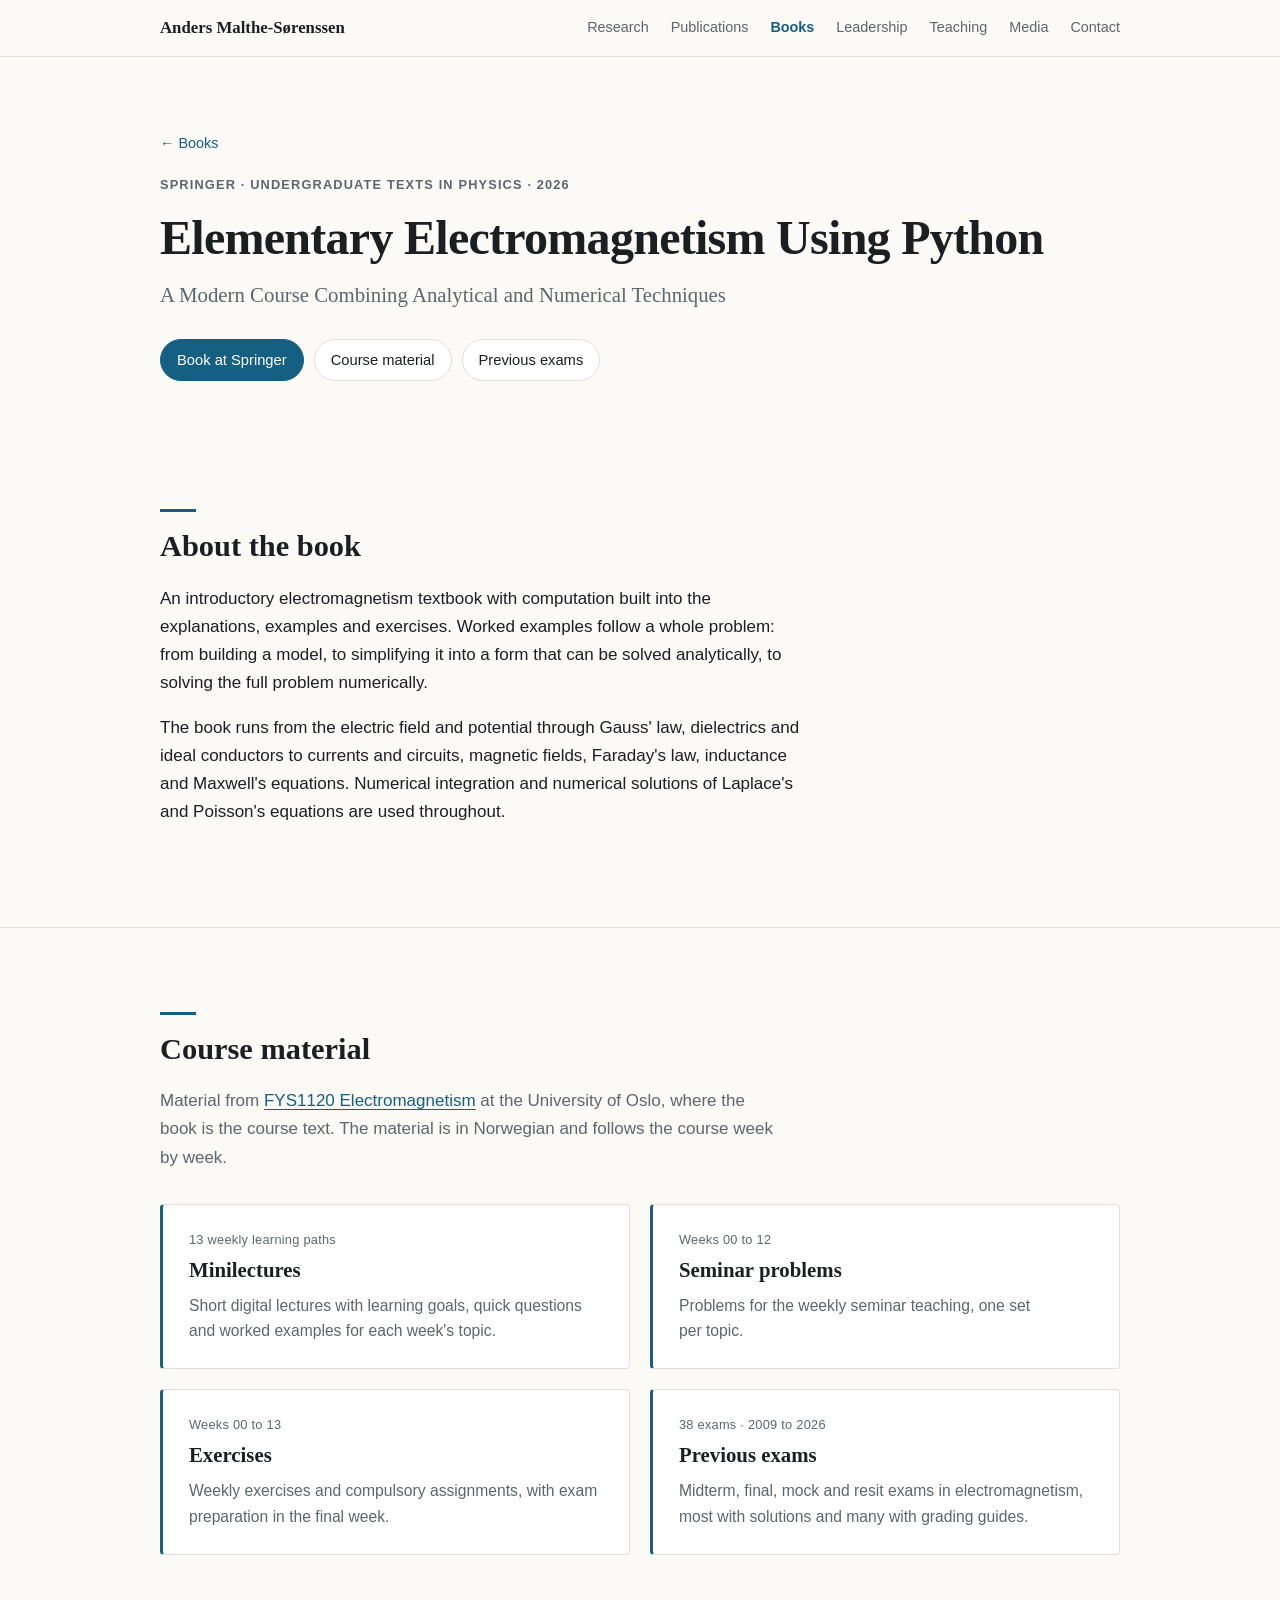
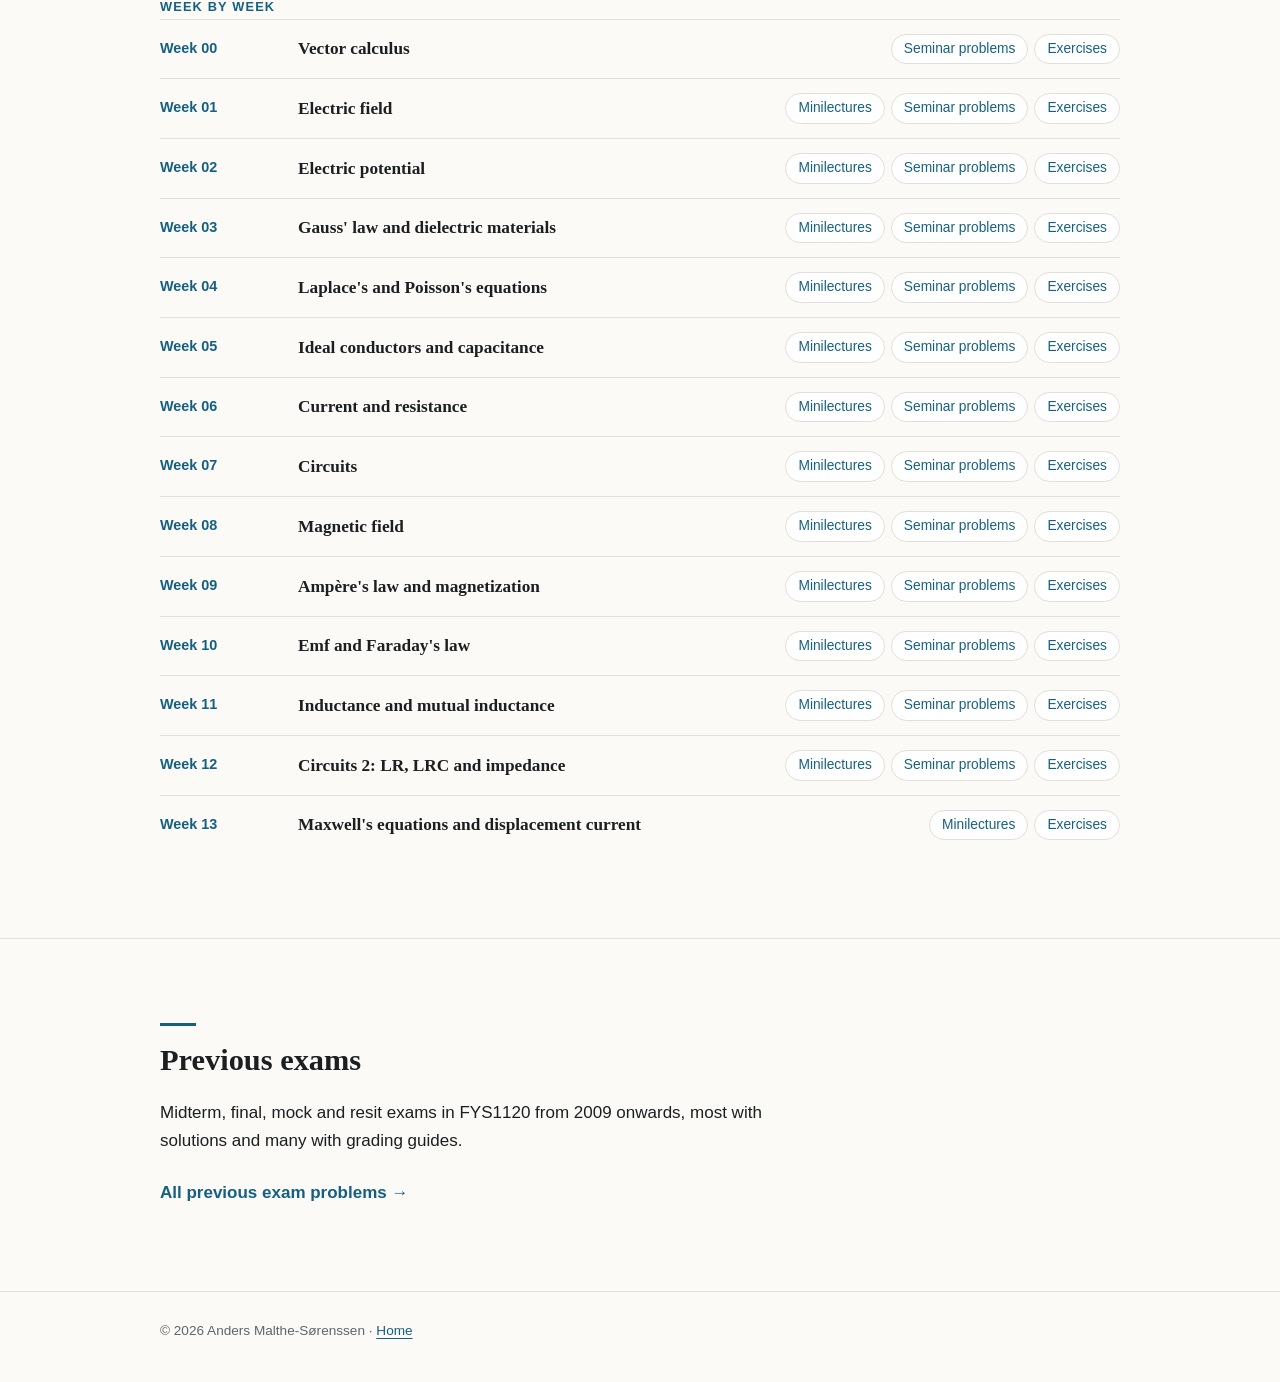
<file: electromagnetism-book.html>
<!doctype html>
<html lang="en">
<head>
<meta charset="utf-8">
<meta name="viewport" content="width=device-width, initial-scale=1">
<title>Elementary Electromagnetism Using Python — Anders Malthe-Sørenssen</title>
<meta name="description" content="Elementary Electromagnetism Using Python by Anders Malthe-Sørenssen: minilectures, seminar problems, exercises and previous exams from FYS1120 at the University of Oslo.">
<link rel="stylesheet" href="style.css">
</head>
<body>

<a class="skip" href="#main">Skip to content</a>

<header class="site-header">
  <div class="wrap bar">
    <a class="brand" href="index.html">Anders Malthe-Sørenssen</a>
    <nav aria-label="Sections">
      <a href="index.html#research">Research</a>
      <a href="index.html#publications">Publications</a>
      <a href="index.html#books" aria-current="page">Books</a>
      <a href="index.html#leadership">Leadership</a>
      <a href="index.html#teaching">Teaching</a>
      <a href="media.html">Media</a>
      <a href="index.html#contact">Contact</a>
    </nav>
  </div>
</header>

<main id="main">

<div class="wrap page-head">
  <a class="back" href="index.html#books">← Books</a>
  <p class="eyebrow">Springer · Undergraduate Texts in Physics · 2026</p>
  <h1>Elementary Electromagnetism Using Python</h1>
  <p class="subtitle">A Modern Course Combining Analytical and Numerical Techniques</p>
  <ul class="links">
    <li><a href="https://link.springer.com/book/10.1007/978-3-032-19876-1">Book at Springer</a></li>
    <li><a href="#course">Course material</a></li>
    <li><a href="fys1120-exams.html">Previous exams</a></li>
  </ul>
</div>

<section id="about">
  <div class="wrap">
    <h2>About the book</h2>
    <p>
      An introductory electromagnetism textbook with computation built into the
      explanations, examples and exercises. Worked examples follow a whole problem: from
      building a model, to simplifying it into a form that can be solved analytically, to
      solving the full problem numerically.
    </p>
    <p>
      The book runs from the electric field and potential through Gauss' law,
      dielectrics and ideal conductors to currents and circuits, magnetic fields,
      Faraday's law, inductance and Maxwell's equations. Numerical integration and
      numerical solutions of Laplace's and Poisson's equations are used throughout.
    </p>
  </div>
</section>

<section id="course">
  <div class="wrap">
    <h2>Course material</h2>
    <p class="section-intro">
      Material from <a href="https://www.uio.no/studier/emner/matnat/fys/FYS1120/">FYS1120 Electromagnetism</a>
      at the University of Oslo, where the book is the course text. The material is in
      Norwegian and follows the course week by week.
    </p>
    <div class="books pairs">
      <article>
        <p class="book-meta">13 weekly learning paths</p>
        <h3><a href="https://www.uio.no/studier/emner/matnat/fys/FYS1120/h26/digitale-forelesninger.html">Minilectures</a></h3>
        <p>Short digital lectures with learning goals, quick questions and worked examples for each week's topic.</p>
      </article>
      <article>
        <p class="book-meta">Weeks 00 to 12</p>
        <h3><a href="https://www.uio.no/studier/emner/matnat/fys/FYS1120/h26/seminaroppgaver.html">Seminar problems</a></h3>
        <p>Problems for the weekly seminar teaching, one set per topic.</p>
      </article>
      <article>
        <p class="book-meta">Weeks 00 to 13</p>
        <h3><a href="https://malthent.github.io/electromagnetism/learningmaterial/exercises.html">Exercises</a></h3>
        <p>Weekly exercises and compulsory assignments, with exam preparation in the final week.</p>
      </article>
      <article>
        <p class="book-meta">38 exams · 2009 to 2026</p>
        <h3><a href="fys1120-exams.html">Previous exams</a></h3>
        <p>Midterm, final, mock and resit exams in electromagnetism, most with solutions and many with grading guides.</p>
      </article>
    </div>

    <h3 class="pub-group">Week by week</h3>
    <ul class="mentions weeks">
      <li>
        <span class="when">Week 00</span>
        <div class="item">
          <span class="week-topic">Vector calculus</span>
          <span class="pills"><a class="pill" href="https://malthent.github.io/electromagnetism/learningmaterial/seminar-00.html">Seminar problems</a> <a class="pill" href="https://malthent.github.io/electromagnetism/learningmaterial/._exercises001.html">Exercises</a></span>
        </div>
      </li>
      <li>
        <span class="when">Week 01</span>
        <div class="item">
          <span class="week-topic">Electric field</span>
          <span class="pills"><a class="pill" href="https://malthent.github.io/electromagnetism/learningmaterial/learningpath-01.html">Minilectures</a> <a class="pill" href="https://malthent.github.io/electromagnetism/learningmaterial/seminar-01.html">Seminar problems</a> <a class="pill" href="https://malthent.github.io/electromagnetism/learningmaterial/._exercises002.html">Exercises</a></span>
        </div>
      </li>
      <li>
        <span class="when">Week 02</span>
        <div class="item">
          <span class="week-topic">Electric potential</span>
          <span class="pills"><a class="pill" href="https://malthent.github.io/electromagnetism/learningmaterial/learningpath-02.html">Minilectures</a> <a class="pill" href="https://malthent.github.io/electromagnetism/learningmaterial/seminar-02.html">Seminar problems</a> <a class="pill" href="https://malthent.github.io/electromagnetism/learningmaterial/._exercises003.html">Exercises</a></span>
        </div>
      </li>
      <li>
        <span class="when">Week 03</span>
        <div class="item">
          <span class="week-topic">Gauss&#x27; law and dielectric materials</span>
          <span class="pills"><a class="pill" href="https://malthent.github.io/electromagnetism/learningmaterial/learningpath-03.html">Minilectures</a> <a class="pill" href="https://malthent.github.io/electromagnetism/learningmaterial/seminar-03.html">Seminar problems</a> <a class="pill" href="https://malthent.github.io/electromagnetism/learningmaterial/._exercises004.html">Exercises</a></span>
        </div>
      </li>
      <li>
        <span class="when">Week 04</span>
        <div class="item">
          <span class="week-topic">Laplace&#x27;s and Poisson&#x27;s equations</span>
          <span class="pills"><a class="pill" href="https://malthent.github.io/electromagnetism/learningmaterial/learningpath-04.html">Minilectures</a> <a class="pill" href="https://malthent.github.io/electromagnetism/learningmaterial/seminar-04.html">Seminar problems</a> <a class="pill" href="https://malthent.github.io/electromagnetism/learningmaterial/._exercises005.html">Exercises</a></span>
        </div>
      </li>
      <li>
        <span class="when">Week 05</span>
        <div class="item">
          <span class="week-topic">Ideal conductors and capacitance</span>
          <span class="pills"><a class="pill" href="https://malthent.github.io/electromagnetism/learningmaterial/learningpath-05.html">Minilectures</a> <a class="pill" href="https://malthent.github.io/electromagnetism/learningmaterial/seminar-05.html">Seminar problems</a> <a class="pill" href="https://malthent.github.io/electromagnetism/learningmaterial/._exercises006.html">Exercises</a></span>
        </div>
      </li>
      <li>
        <span class="when">Week 06</span>
        <div class="item">
          <span class="week-topic">Current and resistance</span>
          <span class="pills"><a class="pill" href="https://malthent.github.io/electromagnetism/learningmaterial/learningpath-06.html">Minilectures</a> <a class="pill" href="https://malthent.github.io/electromagnetism/learningmaterial/seminar-06.html">Seminar problems</a> <a class="pill" href="https://malthent.github.io/electromagnetism/learningmaterial/._exercises007.html">Exercises</a></span>
        </div>
      </li>
      <li>
        <span class="when">Week 07</span>
        <div class="item">
          <span class="week-topic">Circuits</span>
          <span class="pills"><a class="pill" href="https://malthent.github.io/electromagnetism/learningmaterial/learningpath-07.html">Minilectures</a> <a class="pill" href="https://malthent.github.io/electromagnetism/learningmaterial/seminar-07.html">Seminar problems</a> <a class="pill" href="https://malthent.github.io/electromagnetism/learningmaterial/._exercises008.html">Exercises</a></span>
        </div>
      </li>
      <li>
        <span class="when">Week 08</span>
        <div class="item">
          <span class="week-topic">Magnetic field</span>
          <span class="pills"><a class="pill" href="https://malthent.github.io/electromagnetism/learningmaterial/learningpath-08.html">Minilectures</a> <a class="pill" href="https://malthent.github.io/electromagnetism/learningmaterial/seminar-08.html">Seminar problems</a> <a class="pill" href="https://malthent.github.io/electromagnetism/learningmaterial/._exercises009.html">Exercises</a></span>
        </div>
      </li>
      <li>
        <span class="when">Week 09</span>
        <div class="item">
          <span class="week-topic">Ampère&#x27;s law and magnetization</span>
          <span class="pills"><a class="pill" href="https://malthent.github.io/electromagnetism/learningmaterial/learningpath-09.html">Minilectures</a> <a class="pill" href="https://malthent.github.io/electromagnetism/learningmaterial/seminar-09.html">Seminar problems</a> <a class="pill" href="https://malthent.github.io/electromagnetism/learningmaterial/._exercises010.html">Exercises</a></span>
        </div>
      </li>
      <li>
        <span class="when">Week 10</span>
        <div class="item">
          <span class="week-topic">Emf and Faraday&#x27;s law</span>
          <span class="pills"><a class="pill" href="https://malthent.github.io/electromagnetism/learningmaterial/learningpath-10.html">Minilectures</a> <a class="pill" href="https://malthent.github.io/electromagnetism/learningmaterial/seminar-10.html">Seminar problems</a> <a class="pill" href="https://malthent.github.io/electromagnetism/learningmaterial/._exercises011.html">Exercises</a></span>
        </div>
      </li>
      <li>
        <span class="when">Week 11</span>
        <div class="item">
          <span class="week-topic">Inductance and mutual inductance</span>
          <span class="pills"><a class="pill" href="https://malthent.github.io/electromagnetism/learningmaterial/learningpath-11.html">Minilectures</a> <a class="pill" href="https://malthent.github.io/electromagnetism/learningmaterial/seminar-11.html">Seminar problems</a> <a class="pill" href="https://malthent.github.io/electromagnetism/learningmaterial/._exercises012.html">Exercises</a></span>
        </div>
      </li>
      <li>
        <span class="when">Week 12</span>
        <div class="item">
          <span class="week-topic">Circuits 2: LR, LRC and impedance</span>
          <span class="pills"><a class="pill" href="https://malthent.github.io/electromagnetism/learningmaterial/learningpath-12.html">Minilectures</a> <a class="pill" href="https://malthent.github.io/electromagnetism/learningmaterial/seminar-12.html">Seminar problems</a> <a class="pill" href="https://malthent.github.io/electromagnetism/learningmaterial/._exercises013.html">Exercises</a></span>
        </div>
      </li>
      <li>
        <span class="when">Week 13</span>
        <div class="item">
          <span class="week-topic">Maxwell&#x27;s equations and displacement current</span>
          <span class="pills"><a class="pill" href="https://malthent.github.io/electromagnetism/learningmaterial/learningpath-13.html">Minilectures</a> <a class="pill" href="https://malthent.github.io/electromagnetism/learningmaterial/._exercises014.html">Exercises</a></span>
        </div>
      </li>
    </ul>
  </div>
</section>

<section id="exams">
  <div class="wrap">
    <h2>Previous exams</h2>
    <p>
      Midterm, final, mock and resit exams in FYS1120 from 2009 onwards, most with
      solutions and many with grading guides.
    </p>
    <p class="more"><a href="fys1120-exams.html">All previous exam problems →</a></p>
  </div>
</section>

</main>

<footer class="site-footer">
  <div class="wrap">
    <p>© 2026 Anders Malthe-Sørenssen · <a href="index.html">Home</a></p>
  </div>
</footer>

</body>
</html>
</file>
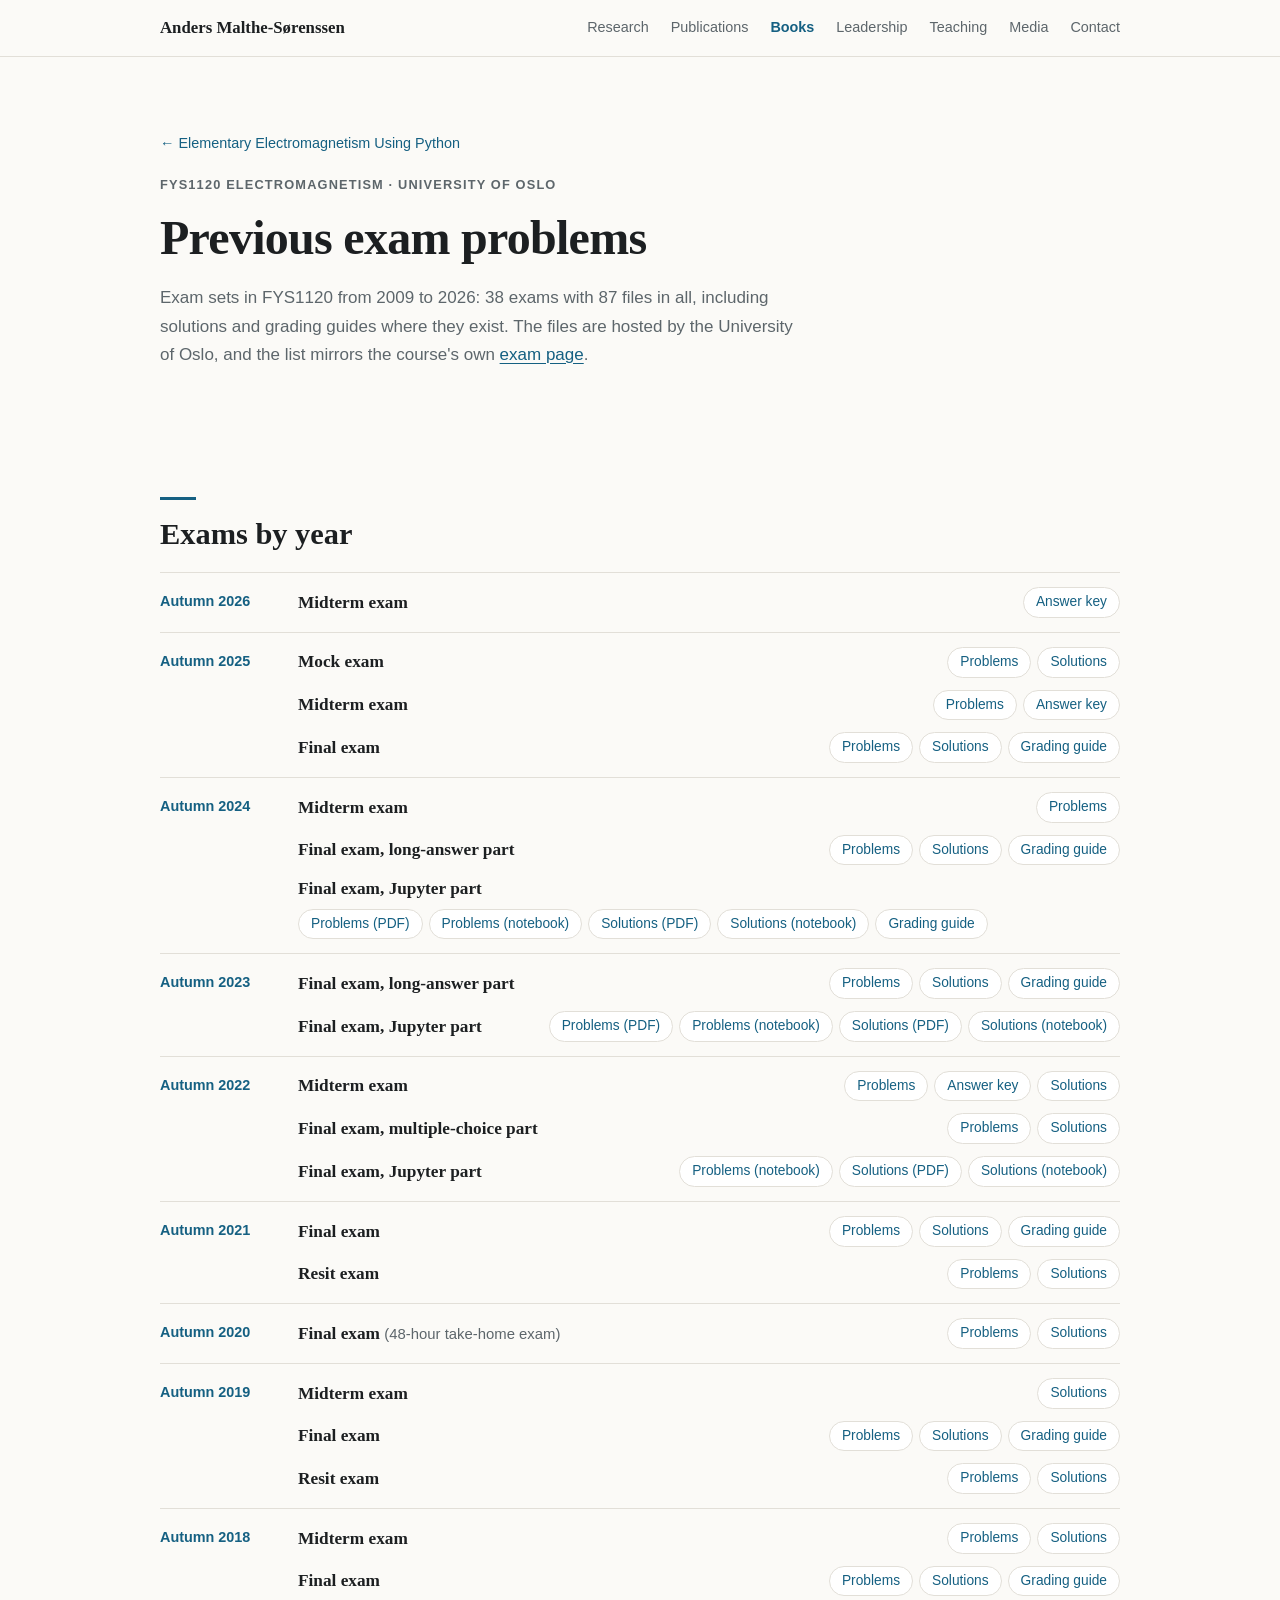
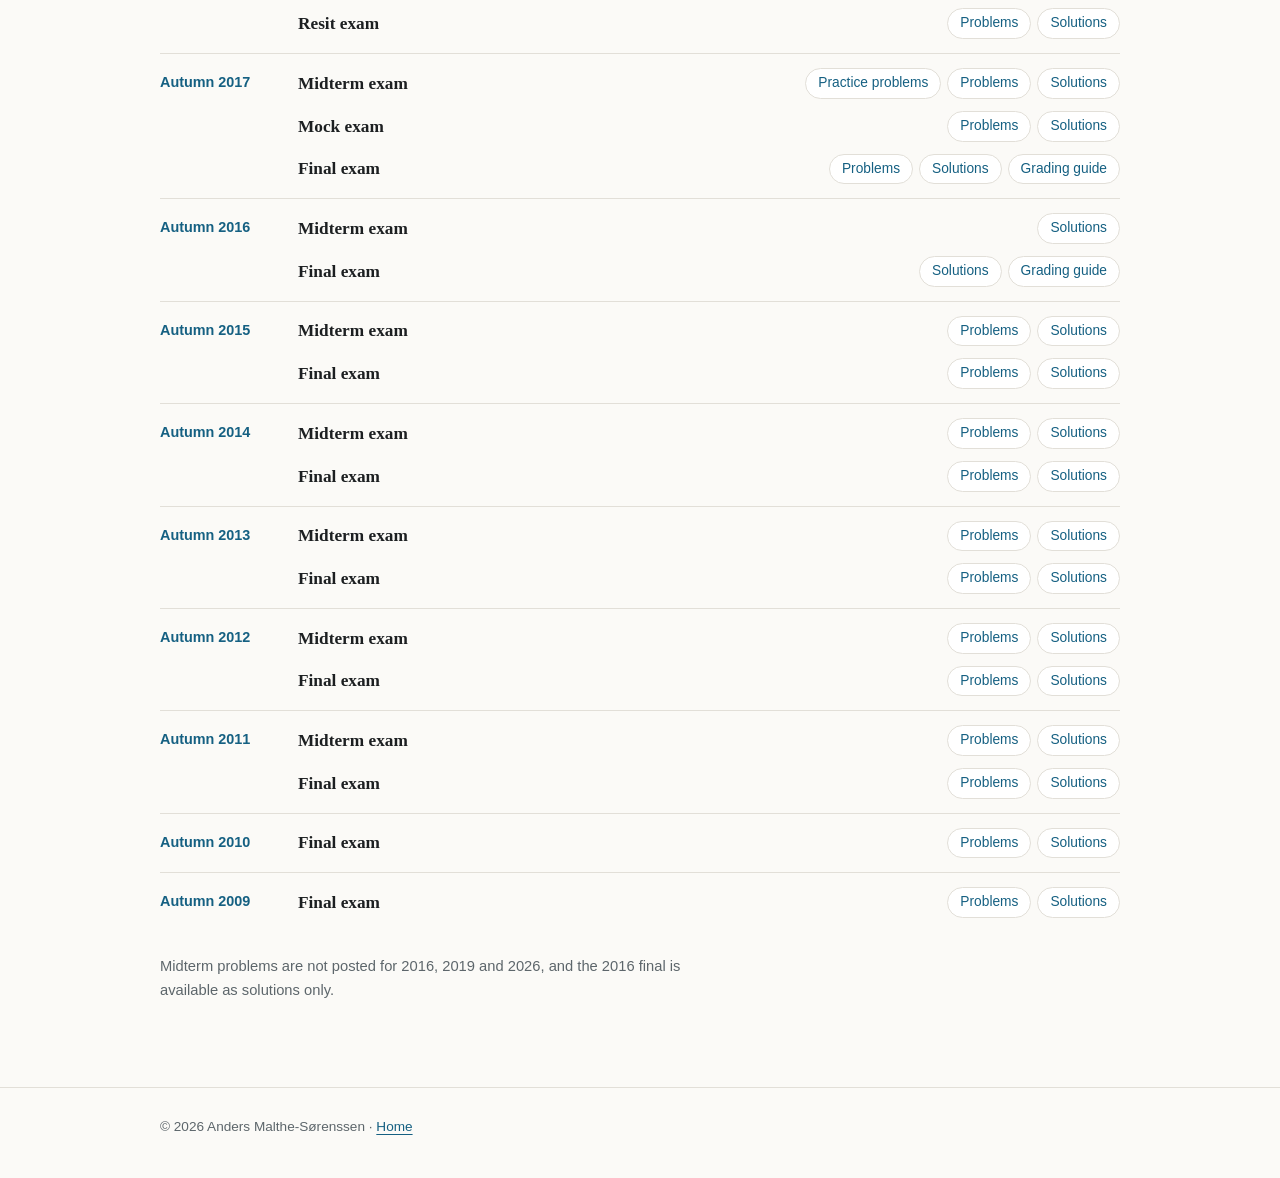
<file: fys1120-exams.html>
<!doctype html>
<html lang="en">
<head>
<meta charset="utf-8">
<meta name="viewport" content="width=device-width, initial-scale=1">
<title>FYS1120 previous exams — Anders Malthe-Sørenssen</title>
<meta name="description" content="Previous exam problems, solutions and grading guides in FYS1120 Electromagnetism at the University of Oslo, 2009 to 2026.">
<link rel="stylesheet" href="style.css">
</head>
<body>

<a class="skip" href="#main">Skip to content</a>

<header class="site-header">
  <div class="wrap bar">
    <a class="brand" href="index.html">Anders Malthe-Sørenssen</a>
    <nav aria-label="Sections">
      <a href="index.html#research">Research</a>
      <a href="index.html#publications">Publications</a>
      <a href="index.html#books" aria-current="page">Books</a>
      <a href="index.html#leadership">Leadership</a>
      <a href="index.html#teaching">Teaching</a>
      <a href="media.html">Media</a>
      <a href="index.html#contact">Contact</a>
    </nav>
  </div>
</header>

<main id="main">

<div class="wrap page-head">
  <a class="back" href="electromagnetism-book.html">← Elementary Electromagnetism Using Python</a>
  <p class="eyebrow">FYS1120 Electromagnetism · University of Oslo</p>
  <h1>Previous exam problems</h1>
  <p>
    Exam sets in FYS1120 from 2009 to 2026: 38 exams with 87 files in all,
    including solutions and grading guides where they exist. The files are hosted by the
    University of Oslo, and the list mirrors the course's own
    <a href="https://www.uio.no/studier/emner/matnat/fys/FYS1120/h26/Eksamensoppgaver/index.html">exam page</a>.
  </p>
</div>

<section id="list">
  <div class="wrap">
    <h2>Exams by year</h2>
    <ul class="mentions exams">
      <li>
        <span class="when">Autumn 2026</span>
        <div class="item">
          <div class="exam-row">
            <span class="week-topic">Midterm exam</span>
            <span class="pills"><a class="pill" href="https://www.uio.no/studier/emner/matnat/fys/FYS1120/h26/Eksamensoppgaver/exam-fys1120-2026-mid-ans.pdf">Answer key</a></span>
          </div>
        </div>
      </li>
      <li>
        <span class="when">Autumn 2025</span>
        <div class="item">
          <div class="exam-row">
            <span class="week-topic">Mock exam</span>
            <span class="pills"><a class="pill" href="https://www.uio.no/studier/emner/matnat/fys/FYS1120/h25/Eksamensoppgaver/exam-fys1120-2025-fin-train.pdf">Problems</a> <a class="pill" href="https://www.uio.no/studier/emner/matnat/fys/FYS1120/h25/Eksamensoppgaver/exam-fys1120-2025-fin-train-sol.pdf">Solutions</a></span>
          </div>
          <div class="exam-row">
            <span class="week-topic">Midterm exam</span>
            <span class="pills"><a class="pill" href="https://www.uio.no/studier/emner/matnat/fys/FYS1120/h25/Eksamensoppgaver/exam-fys1120-2025-mid.pdf">Problems</a> <a class="pill" href="https://www.uio.no/studier/emner/matnat/fys/FYS1120/h25/Eksamensoppgaver/exam-fys1120-2025-mid-ans.pdf">Answer key</a></span>
          </div>
          <div class="exam-row">
            <span class="week-topic">Final exam</span>
            <span class="pills"><a class="pill" href="https://www.uio.no/studier/emner/matnat/fys/FYS1120/h25/Eksamensoppgaver/exam-fys1120-2025-fin.pdf">Problems</a> <a class="pill" href="https://www.uio.no/studier/emner/matnat/fys/FYS1120/h25/Eksamensoppgaver/exam-fys1120-2025-fin-sol.pdf">Solutions</a> <a class="pill" href="https://www.uio.no/studier/emner/matnat/fys/FYS1120/h25/Eksamensoppgaver/exam-fys1120-2025-fin-sol-grading.pdf">Grading guide</a></span>
          </div>
        </div>
      </li>
      <li>
        <span class="when">Autumn 2024</span>
        <div class="item">
          <div class="exam-row">
            <span class="week-topic">Midterm exam</span>
            <span class="pills"><a class="pill" href="https://www.uio.no/studier/emner/matnat/fys/FYS1120/h24/Eksamensoppgaver/exam-fys1120-2024-mid.pdf">Problems</a></span>
          </div>
          <div class="exam-row">
            <span class="week-topic">Final exam, long-answer part</span>
            <span class="pills"><a class="pill" href="https://www.uio.no/studier/emner/matnat/fys/FYS1120/h24/Eksamensoppgaver/exam-fys1120-2024-langsvar.pdf">Problems</a> <a class="pill" href="https://www.uio.no/studier/emner/matnat/fys/FYS1120/h24/Eksamensoppgaver/exam-fys1120-2024-langsvar-sol.pdf">Solutions</a> <a class="pill" href="https://www.uio.no/studier/emner/matnat/fys/FYS1120/h24/Eksamensoppgaver/exam-fys1120-2024-langsvar-sol-grading.pdf">Grading guide</a></span>
          </div>
          <div class="exam-row">
            <span class="week-topic">Final exam, Jupyter part</span>
            <span class="pills"><a class="pill" href="https://www.uio.no/studier/emner/matnat/fys/FYS1120/h24/Eksamensoppgaver/exam-fys1120-2024-jupyter.pdf">Problems (PDF)</a> <a class="pill" href="https://www.uio.no/studier/emner/matnat/fys/FYS1120/h24/Eksamensoppgaver/exam-fys1120-2024-jupyter.ipynb">Problems (notebook)</a> <a class="pill" href="https://www.uio.no/studier/emner/matnat/fys/FYS1120/h24/Eksamensoppgaver/exam-fys1120-2024-jupyter-solution.pdf">Solutions (PDF)</a> <a class="pill" href="https://www.uio.no/studier/emner/matnat/fys/FYS1120/h24/Eksamensoppgaver/exam-fys1120-2024-jupyter-solution.ipynb">Solutions (notebook)</a> <a class="pill" href="https://www.uio.no/studier/emner/matnat/fys/FYS1120/h24/Eksamensoppgaver/exam-fys1120-2024-jupyter-solution-grading.pdf">Grading guide</a></span>
          </div>
        </div>
      </li>
      <li>
        <span class="when">Autumn 2023</span>
        <div class="item">
          <div class="exam-row">
            <span class="week-topic">Final exam, long-answer part</span>
            <span class="pills"><a class="pill" href="https://www.uio.no/studier/emner/matnat/fys/FYS1120/h24/Eksamensoppgaver/exam-fys1120-2023-langsvar.pdf">Problems</a> <a class="pill" href="https://www.uio.no/studier/emner/matnat/fys/FYS1120/h24/Eksamensoppgaver/exam-fys1120-2023-langsvar-sol.pdf">Solutions</a> <a class="pill" href="https://www.uio.no/studier/emner/matnat/fys/FYS1120/h24/Eksamensoppgaver/exam-fys1120-2023-langsvar-grading.pdf">Grading guide</a></span>
          </div>
          <div class="exam-row">
            <span class="week-topic">Final exam, Jupyter part</span>
            <span class="pills"><a class="pill" href="https://www.uio.no/studier/emner/matnat/fys/FYS1120/h24/Eksamensoppgaver/exam-fys1120-2023-jupyter.pdf">Problems (PDF)</a> <a class="pill" href="https://www.uio.no/studier/emner/matnat/fys/FYS1120/h24/Eksamensoppgaver/exam-fys1120-2023-jupyter.ipynb">Problems (notebook)</a> <a class="pill" href="https://www.uio.no/studier/emner/matnat/fys/FYS1120/h24/Eksamensoppgaver/exam-fys1120-2023-jupyter-sol.pdf">Solutions (PDF)</a> <a class="pill" href="https://www.uio.no/studier/emner/matnat/fys/FYS1120/h24/Eksamensoppgaver/exam-fys1120-2023-jupyter-sol.ipynb">Solutions (notebook)</a></span>
          </div>
        </div>
      </li>
      <li>
        <span class="when">Autumn 2022</span>
        <div class="item">
          <div class="exam-row">
            <span class="week-topic">Midterm exam</span>
            <span class="pills"><a class="pill" href="https://www.uio.no/studier/emner/matnat/fys/FYS1120/h24/Eksamensoppgaver/exam-fys1120-2022-mid.pdf">Problems</a> <a class="pill" href="https://www.uio.no/studier/emner/matnat/fys/FYS1120/h24/Eksamensoppgaver/exam-fys1120-2022-mid-sol.pdf">Answer key</a> <a class="pill" href="https://www.uio.no/studier/emner/matnat/fys/FYS1120/h24/Eksamensoppgaver/exam-fys1120-2022-mid-sol-text.pdf">Solutions</a></span>
          </div>
          <div class="exam-row">
            <span class="week-topic">Final exam, multiple-choice part</span>
            <span class="pills"><a class="pill" href="https://www.uio.no/studier/emner/matnat/fys/FYS1120/h24/Eksamensoppgaver/exam-fys1120-2022-flervalg.pdf">Problems</a> <a class="pill" href="https://www.uio.no/studier/emner/matnat/fys/FYS1120/h24/Eksamensoppgaver/exam-fys1120-2022-flervalg-sol.pdf">Solutions</a></span>
          </div>
          <div class="exam-row">
            <span class="week-topic">Final exam, Jupyter part</span>
            <span class="pills"><a class="pill" href="https://www.uio.no/studier/emner/matnat/fys/FYS1120/h24/Eksamensoppgaver/exam-fys1120-2022-langsvar.ipynb">Problems (notebook)</a> <a class="pill" href="https://www.uio.no/studier/emner/matnat/fys/FYS1120/h24/Eksamensoppgaver/exam-fys1120-2022-langsvar-sol.pdf">Solutions (PDF)</a> <a class="pill" href="https://www.uio.no/studier/emner/matnat/fys/FYS1120/h24/Eksamensoppgaver/exam-fys1120-2022-langsvar-sol.ipynb">Solutions (notebook)</a></span>
          </div>
        </div>
      </li>
      <li>
        <span class="when">Autumn 2021</span>
        <div class="item">
          <div class="exam-row">
            <span class="week-topic">Final exam</span>
            <span class="pills"><a class="pill" href="https://www.uio.no/studier/emner/matnat/fys/FYS1120/h24/Eksamensoppgaver/exam-fys1120-2021-fin.pdf">Problems</a> <a class="pill" href="https://www.uio.no/studier/emner/matnat/fys/FYS1120/h24/Eksamensoppgaver/exam-fys1120-2021-fin-sol.pdf">Solutions</a> <a class="pill" href="https://www.uio.no/studier/emner/matnat/fys/FYS1120/h24/Eksamensoppgaver/exam-fys1120-2021-fin-sol-grading.pdf">Grading guide</a></span>
          </div>
          <div class="exam-row">
            <span class="week-topic">Resit exam</span>
            <span class="pills"><a class="pill" href="https://www.uio.no/studier/emner/matnat/fys/FYS1120/h24/Eksamensoppgaver/exam-fys1120-2021-kont.pdf">Problems</a> <a class="pill" href="https://www.uio.no/studier/emner/matnat/fys/FYS1120/h24/Eksamensoppgaver/exam-fys1120-2021-kont-sol.pdf">Solutions</a></span>
          </div>
        </div>
      </li>
      <li>
        <span class="when">Autumn 2020</span>
        <div class="item">
          <div class="exam-row">
            <span class="week-topic">Final exam <span class="note">(48-hour take-home exam)</span></span>
            <span class="pills"><a class="pill" href="https://www.uio.no/studier/emner/matnat/fys/FYS1120/h24/Eksamensoppgaver/exam-fys1120-2020-fin.pdf">Problems</a> <a class="pill" href="https://www.uio.no/studier/emner/matnat/fys/FYS1120/h24/Eksamensoppgaver/exam-fys1120-2020-fin-sol.pdf">Solutions</a></span>
          </div>
        </div>
      </li>
      <li>
        <span class="when">Autumn 2019</span>
        <div class="item">
          <div class="exam-row">
            <span class="week-topic">Midterm exam</span>
            <span class="pills"><a class="pill" href="https://www.uio.no/studier/emner/matnat/fys/FYS1120/h24/Eksamensoppgaver/exam-fys1120-2019-mid-sol.pdf">Solutions</a></span>
          </div>
          <div class="exam-row">
            <span class="week-topic">Final exam</span>
            <span class="pills"><a class="pill" href="https://www.uio.no/studier/emner/matnat/fys/FYS1120/h24/Eksamensoppgaver/exam-fys1120-2019-fin.pdf">Problems</a> <a class="pill" href="https://www.uio.no/studier/emner/matnat/fys/FYS1120/h24/Eksamensoppgaver/exam-fys1120-2019-fin-sol.pdf">Solutions</a> <a class="pill" href="https://www.uio.no/studier/emner/matnat/fys/FYS1120/h24/Eksamensoppgaver/exam-fys1120-2019-fin-grading.pdf">Grading guide</a></span>
          </div>
          <div class="exam-row">
            <span class="week-topic">Resit exam</span>
            <span class="pills"><a class="pill" href="https://www.uio.no/studier/emner/matnat/fys/FYS1120/h24/Eksamensoppgaver/exam-fys1120-2019-kont.pdf">Problems</a> <a class="pill" href="https://www.uio.no/studier/emner/matnat/fys/FYS1120/h24/Eksamensoppgaver/exam-fys1120-2019-kont-sol.pdf">Solutions</a></span>
          </div>
        </div>
      </li>
      <li>
        <span class="when">Autumn 2018</span>
        <div class="item">
          <div class="exam-row">
            <span class="week-topic">Midterm exam</span>
            <span class="pills"><a class="pill" href="https://www.uio.no/studier/emner/matnat/fys/FYS1120/h24/Eksamensoppgaver/exam-fys1120-2018-mid.pdf">Problems</a> <a class="pill" href="https://www.uio.no/studier/emner/matnat/fys/FYS1120/h24/Eksamensoppgaver/exam-fys1120-2018-mid-sol.pdf">Solutions</a></span>
          </div>
          <div class="exam-row">
            <span class="week-topic">Final exam</span>
            <span class="pills"><a class="pill" href="https://www.uio.no/studier/emner/matnat/fys/FYS1120/h24/Eksamensoppgaver/exam-fys1120-2018-fin.pdf">Problems</a> <a class="pill" href="https://www.uio.no/studier/emner/matnat/fys/FYS1120/h24/Eksamensoppgaver/exam-fys1120-2018-fin-sol.pdf">Solutions</a> <a class="pill" href="https://www.uio.no/studier/emner/matnat/fys/FYS1120/h24/Eksamensoppgaver/exam-fys1120-2018-fin-sol-grading.pdf">Grading guide</a></span>
          </div>
          <div class="exam-row">
            <span class="week-topic">Resit exam</span>
            <span class="pills"><a class="pill" href="https://www.uio.no/studier/emner/matnat/fys/FYS1120/h24/Eksamensoppgaver/exam-fys1120-2018-kont.pdf">Problems</a> <a class="pill" href="https://www.uio.no/studier/emner/matnat/fys/FYS1120/h24/Eksamensoppgaver/exam-fys1120-2018-kont-sol.pdf">Solutions</a></span>
          </div>
        </div>
      </li>
      <li>
        <span class="when">Autumn 2017</span>
        <div class="item">
          <div class="exam-row">
            <span class="week-topic">Midterm exam</span>
            <span class="pills"><a class="pill" href="https://www.uio.no/studier/emner/matnat/fys/FYS1120/h24/Eksamensoppgaver/exam-fys1120-2017-mid-train.pdf">Practice problems</a> <a class="pill" href="https://www.uio.no/studier/emner/matnat/fys/FYS1120/h24/Eksamensoppgaver/exam-fys1120-2017-mid.pdf">Problems</a> <a class="pill" href="https://www.uio.no/studier/emner/matnat/fys/FYS1120/h24/Eksamensoppgaver/exam-fys1120-2017-mid-sol.pdf">Solutions</a></span>
          </div>
          <div class="exam-row">
            <span class="week-topic">Mock exam</span>
            <span class="pills"><a class="pill" href="https://www.uio.no/studier/emner/matnat/fys/FYS1120/h24/Eksamensoppgaver/exam-fys1120-2017-fin-train.pdf">Problems</a> <a class="pill" href="https://www.uio.no/studier/emner/matnat/fys/FYS1120/h24/Eksamensoppgaver/exam-fys1120-2017-fin-train-sol.pdf">Solutions</a></span>
          </div>
          <div class="exam-row">
            <span class="week-topic">Final exam</span>
            <span class="pills"><a class="pill" href="https://www.uio.no/studier/emner/matnat/fys/FYS1120/h24/Eksamensoppgaver/exam-fys1120-2017-fin.pdf">Problems</a> <a class="pill" href="https://www.uio.no/studier/emner/matnat/fys/FYS1120/h24/Eksamensoppgaver/exam-fys1120-2017-fin-sol.pdf">Solutions</a> <a class="pill" href="https://www.uio.no/studier/emner/matnat/fys/FYS1120/h24/Eksamensoppgaver/exam-fys1120-2017-fin-sol-grading.pdf">Grading guide</a></span>
          </div>
        </div>
      </li>
      <li>
        <span class="when">Autumn 2016</span>
        <div class="item">
          <div class="exam-row">
            <span class="week-topic">Midterm exam</span>
            <span class="pills"><a class="pill" href="https://www.uio.no/studier/emner/matnat/fys/FYS1120/h24/Eksamensoppgaver/exam-fys1120-2016-mid-sol.pdf">Solutions</a></span>
          </div>
          <div class="exam-row">
            <span class="week-topic">Final exam</span>
            <span class="pills"><a class="pill" href="https://www.uio.no/studier/emner/matnat/fys/FYS1120/h24/Eksamensoppgaver/exam-fys1120-2016-fin-sol.pdf">Solutions</a> <a class="pill" href="https://www.uio.no/studier/emner/matnat/fys/FYS1120/h24/Eksamensoppgaver/exam-fys1120-2016-fin-sol-gradinng.pdf">Grading guide</a></span>
          </div>
        </div>
      </li>
      <li>
        <span class="when">Autumn 2015</span>
        <div class="item">
          <div class="exam-row">
            <span class="week-topic">Midterm exam</span>
            <span class="pills"><a class="pill" href="https://www.uio.no/studier/emner/matnat/fys/FYS1120/h24/Eksamensoppgaver/exam-fys1120-2015-mid.pdf">Problems</a> <a class="pill" href="https://www.uio.no/studier/emner/matnat/fys/FYS1120/h24/Eksamensoppgaver/exam-fys1120-2015-mid-sol.pdf">Solutions</a></span>
          </div>
          <div class="exam-row">
            <span class="week-topic">Final exam</span>
            <span class="pills"><a class="pill" href="https://www.uio.no/studier/emner/matnat/fys/FYS1120/h24/Eksamensoppgaver/exam-fys1120-2015-fin.pdf">Problems</a> <a class="pill" href="https://www.uio.no/studier/emner/matnat/fys/FYS1120/h24/Eksamensoppgaver/exam-fys1120-2015-fin-sol.pdf">Solutions</a></span>
          </div>
        </div>
      </li>
      <li>
        <span class="when">Autumn 2014</span>
        <div class="item">
          <div class="exam-row">
            <span class="week-topic">Midterm exam</span>
            <span class="pills"><a class="pill" href="https://www.uio.no/studier/emner/matnat/fys/FYS1120/h24/Eksamensoppgaver/exam-fys1120-2014-mid.pdf">Problems</a> <a class="pill" href="https://www.uio.no/studier/emner/matnat/fys/FYS1120/h24/Eksamensoppgaver/exam-fys1120-2014-mid-sol.pdf">Solutions</a></span>
          </div>
          <div class="exam-row">
            <span class="week-topic">Final exam</span>
            <span class="pills"><a class="pill" href="https://www.uio.no/studier/emner/matnat/fys/FYS1120/h24/Eksamensoppgaver/exam-fys1120-2014-fin.pdf">Problems</a> <a class="pill" href="https://www.uio.no/studier/emner/matnat/fys/FYS1120/h24/Eksamensoppgaver/exam-fys1120-2014-fin-sol.pdf">Solutions</a></span>
          </div>
        </div>
      </li>
      <li>
        <span class="when">Autumn 2013</span>
        <div class="item">
          <div class="exam-row">
            <span class="week-topic">Midterm exam</span>
            <span class="pills"><a class="pill" href="https://www.uio.no/studier/emner/matnat/fys/FYS1120/h24/Eksamensoppgaver/exam-fys1120-2013-mid.pdf">Problems</a> <a class="pill" href="https://www.uio.no/studier/emner/matnat/fys/FYS1120/h24/Eksamensoppgaver/exam-fys1120-2013-mid-sol.pdf">Solutions</a></span>
          </div>
          <div class="exam-row">
            <span class="week-topic">Final exam</span>
            <span class="pills"><a class="pill" href="https://www.uio.no/studier/emner/matnat/fys/FYS1120/h24/Eksamensoppgaver/exam-fys1120-2013-fin.pdf">Problems</a> <a class="pill" href="https://www.uio.no/studier/emner/matnat/fys/FYS1120/h24/Eksamensoppgaver/exam-fys1120-2013-fin-sol.pdf">Solutions</a></span>
          </div>
        </div>
      </li>
      <li>
        <span class="when">Autumn 2012</span>
        <div class="item">
          <div class="exam-row">
            <span class="week-topic">Midterm exam</span>
            <span class="pills"><a class="pill" href="https://www.uio.no/studier/emner/matnat/fys/FYS1120/h24/Eksamensoppgaver/exam-fys1120-2012-mid.pdf">Problems</a> <a class="pill" href="https://www.uio.no/studier/emner/matnat/fys/FYS1120/h24/Eksamensoppgaver/exam-fys1120-2012-mid-sol.pdf">Solutions</a></span>
          </div>
          <div class="exam-row">
            <span class="week-topic">Final exam</span>
            <span class="pills"><a class="pill" href="https://www.uio.no/studier/emner/matnat/fys/FYS1120/h24/Eksamensoppgaver/exam-fys1120-2012-fin.pdf">Problems</a> <a class="pill" href="https://www.uio.no/studier/emner/matnat/fys/FYS1120/h24/Eksamensoppgaver/exam-fys1120-2012-fin-sol.pdf">Solutions</a></span>
          </div>
        </div>
      </li>
      <li>
        <span class="when">Autumn 2011</span>
        <div class="item">
          <div class="exam-row">
            <span class="week-topic">Midterm exam</span>
            <span class="pills"><a class="pill" href="https://www.uio.no/studier/emner/matnat/fys/FYS1120/h24/Eksamensoppgaver/exam-fys1120-2011-mid.pdf">Problems</a> <a class="pill" href="https://www.uio.no/studier/emner/matnat/fys/FYS1120/h24/Eksamensoppgaver/exam-fys1120-2011-mid-sol.pdf">Solutions</a></span>
          </div>
          <div class="exam-row">
            <span class="week-topic">Final exam</span>
            <span class="pills"><a class="pill" href="https://www.uio.no/studier/emner/matnat/fys/FYS1120/h24/Eksamensoppgaver/exam-fys1120-2011-fin.pdf">Problems</a> <a class="pill" href="https://www.uio.no/studier/emner/matnat/fys/FYS1120/h24/Eksamensoppgaver/exam-fys1120-2011-fin-sol.pdf">Solutions</a></span>
          </div>
        </div>
      </li>
      <li>
        <span class="when">Autumn 2010</span>
        <div class="item">
          <div class="exam-row">
            <span class="week-topic">Final exam</span>
            <span class="pills"><a class="pill" href="https://www.uio.no/studier/emner/matnat/fys/FYS1120/h24/Eksamensoppgaver/exam-fys1120-2010-fin.pdf">Problems</a> <a class="pill" href="https://www.uio.no/studier/emner/matnat/fys/FYS1120/h24/Eksamensoppgaver/exam-fys1120-2010-fin-sol.pdf">Solutions</a></span>
          </div>
        </div>
      </li>
      <li>
        <span class="when">Autumn 2009</span>
        <div class="item">
          <div class="exam-row">
            <span class="week-topic">Final exam</span>
            <span class="pills"><a class="pill" href="https://www.uio.no/studier/emner/matnat/fys/FYS1120/h24/Eksamensoppgaver/exam-fys1120-2009-fin.pdf">Problems</a> <a class="pill" href="https://www.uio.no/studier/emner/matnat/fys/FYS1120/h24/Eksamensoppgaver/exam-fys1120-2009-fin-sol.pdf">Solutions</a></span>
          </div>
        </div>
      </li>
    </ul>
    <p class="fine">
      Midterm problems are not posted for 2016, 2019 and 2026, and the 2016 final is
      available as solutions only.
    </p>
  </div>
</section>

</main>

<footer class="site-footer">
  <div class="wrap">
    <p>© 2026 Anders Malthe-Sørenssen · <a href="index.html">Home</a></p>
  </div>
</footer>

</body>
</html>
</file>
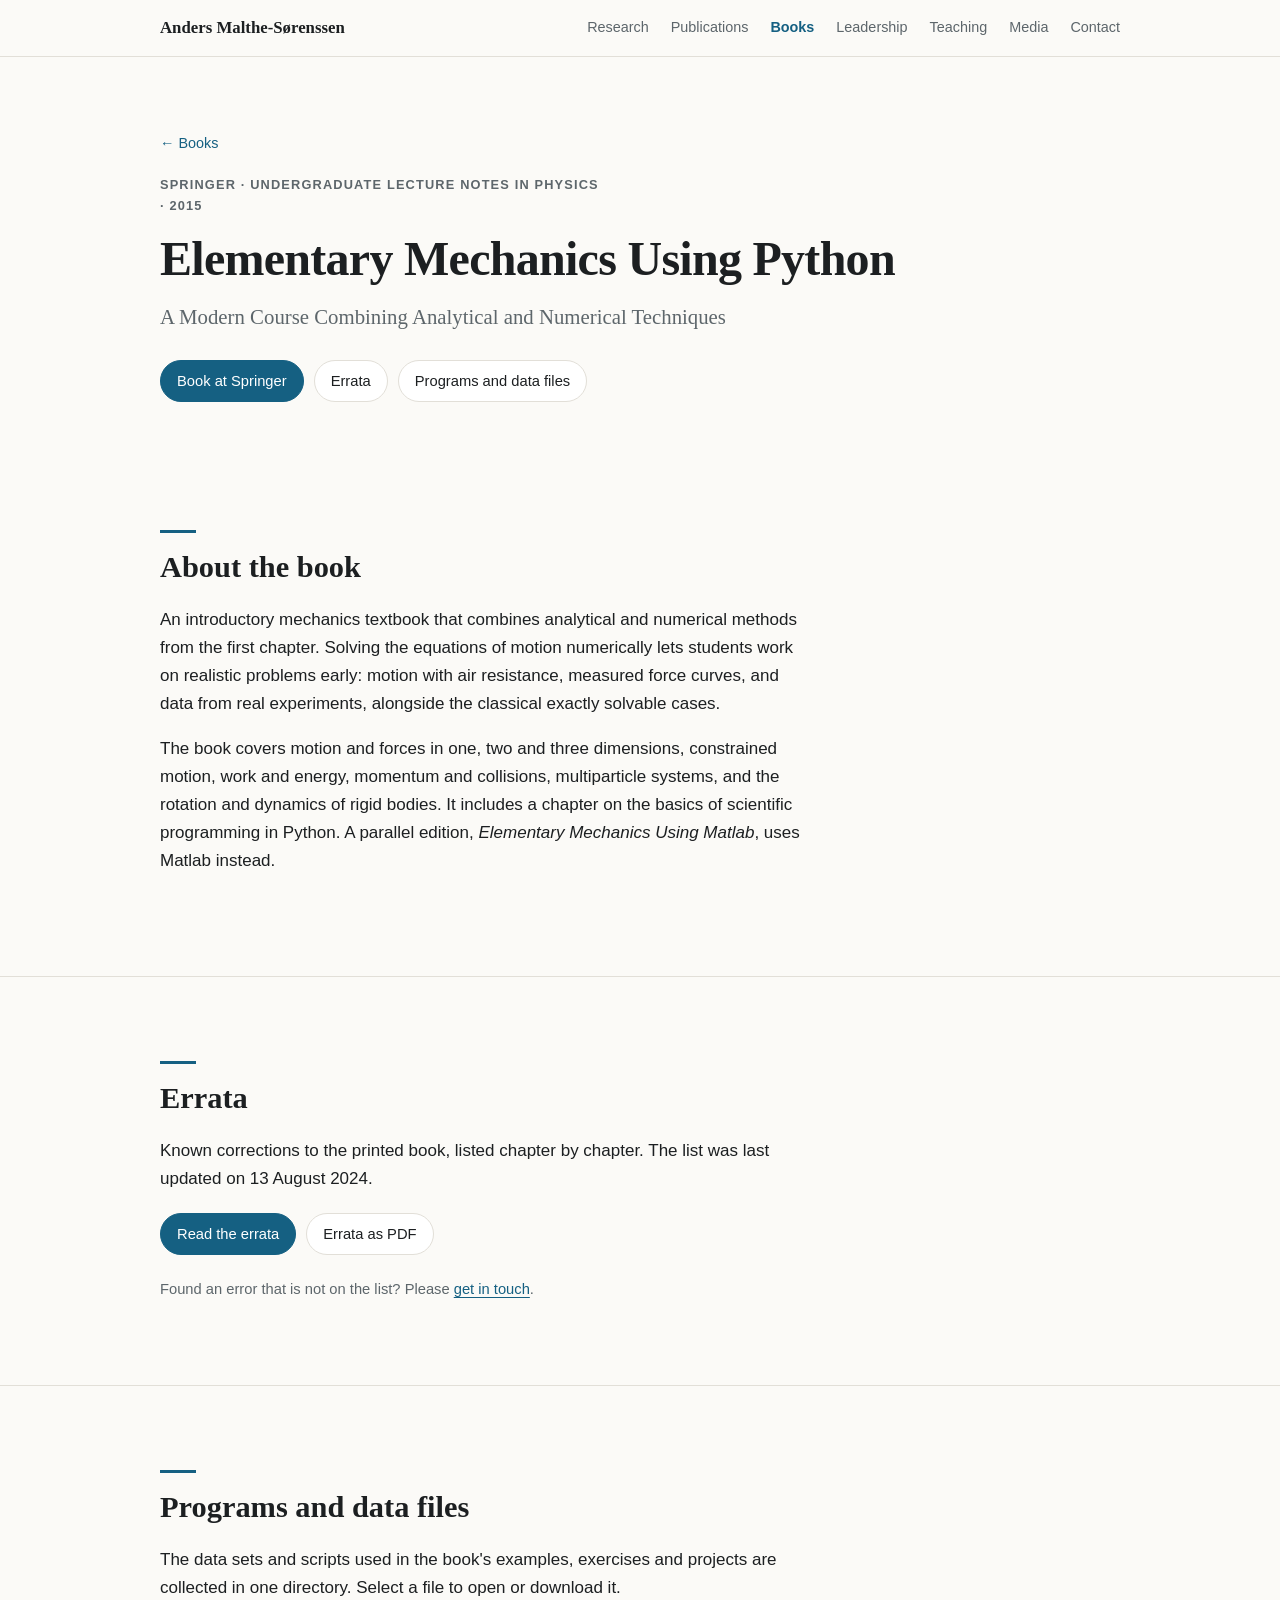
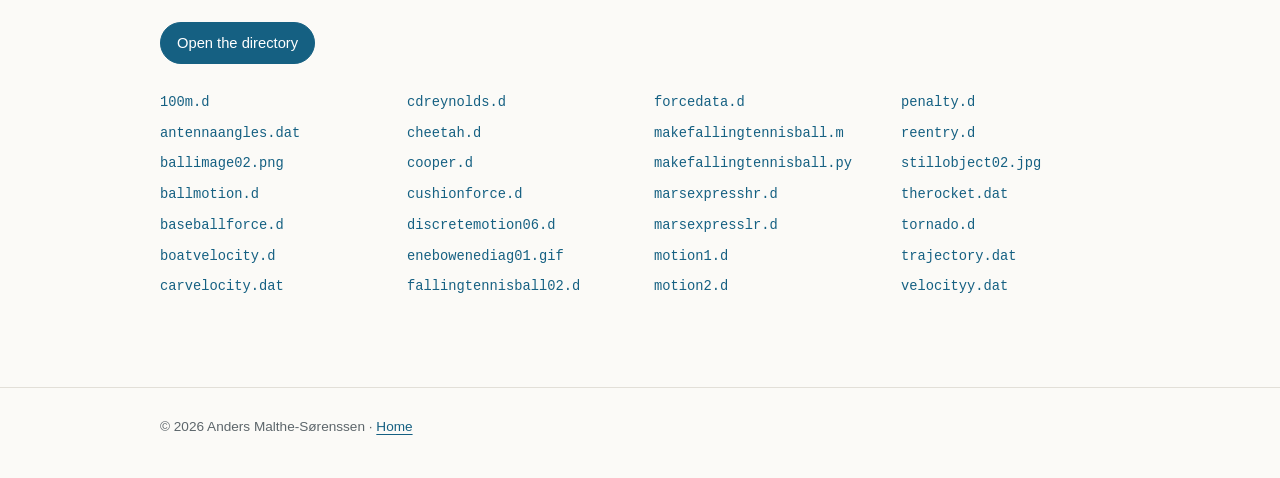
<file: mechanics-book.html>
<!doctype html>
<html lang="en">
<head>
<meta charset="utf-8">
<meta name="viewport" content="width=device-width, initial-scale=1">
<title>Elementary Mechanics Using Python — Anders Malthe-Sørenssen</title>
<meta name="description" content="Elementary Mechanics Using Python by Anders Malthe-Sørenssen: errata, programs and data files for the book.">
<link rel="stylesheet" href="style.css">
</head>
<body>

<a class="skip" href="#main">Skip to content</a>

<header class="site-header">
  <div class="wrap bar">
    <a class="brand" href="index.html">Anders Malthe-Sørenssen</a>
    <nav aria-label="Sections">
      <a href="index.html#research">Research</a>
      <a href="index.html#publications">Publications</a>
      <a href="index.html#books" aria-current="page">Books</a>
      <a href="index.html#leadership">Leadership</a>
      <a href="index.html#teaching">Teaching</a>
      <a href="media.html">Media</a>
      <a href="index.html#contact">Contact</a>
    </nav>
  </div>
</header>

<main id="main">

<div class="wrap page-head">
  <a class="back" href="index.html#books">← Books</a>
  <p class="eyebrow">Springer · Undergraduate Lecture Notes in Physics · 2015</p>
  <h1>Elementary Mechanics Using Python</h1>
  <p class="subtitle">A Modern Course Combining Analytical and Numerical Techniques</p>
  <ul class="links">
    <li><a href="https://doi.org/10.1007/978-3-319-19596-4">Book at Springer</a></li>
    <li><a href="https://malthent.github.io/mechanics/errata/errata-book.html">Errata</a></li>
    <li><a href="https://malthent.github.io/mechanics/learningmaterial/data/">Programs and data files</a></li>
  </ul>
</div>

<section id="about">
  <div class="wrap">
    <h2>About the book</h2>
    <p>
      An introductory mechanics textbook that combines analytical and numerical methods
      from the first chapter. Solving the equations of motion numerically lets students
      work on realistic problems early: motion with air resistance, measured force
      curves, and data from real experiments, alongside the classical exactly solvable
      cases.
    </p>
    <p>
      The book covers motion and forces in one, two and three dimensions, constrained
      motion, work and energy, momentum and collisions, multiparticle systems, and the
      rotation and dynamics of rigid bodies. It includes a chapter on the basics of
      scientific programming in Python. A parallel edition,
      <i>Elementary Mechanics Using Matlab</i>, uses Matlab instead.
    </p>
  </div>
</section>

<section id="errata">
  <div class="wrap">
    <h2>Errata</h2>
    <p>
      Known corrections to the printed book, listed chapter by chapter. The list was last
      updated on 13 August 2024.
    </p>
    <ul class="links">
      <li><a href="https://malthent.github.io/mechanics/errata/errata-book.html">Read the errata</a></li>
      <li><a href="https://malthent.github.io/mechanics/errata/errata-book.pdf">Errata as PDF</a></li>
    </ul>
    <p class="fine">
      Found an error that is not on the list? Please
      <a href="index.html#contact">get in touch</a>.
    </p>
  </div>
</section>

<section id="files">
  <div class="wrap">
    <h2>Programs and data files</h2>
    <p>
      The data sets and scripts used in the book's examples, exercises and projects are
      collected in one directory. Select a file to open or download it.
    </p>
    <ul class="links">
      <li><a href="https://malthent.github.io/mechanics/learningmaterial/data/">Open the directory</a></li>
    </ul>
    <ul class="filelist">
      <li><a href="https://malthent.github.io/mechanics/learningmaterial/data/100m.d">100m.d</a></li>
      <li><a href="https://malthent.github.io/mechanics/learningmaterial/data/antennaangles.dat">antennaangles.dat</a></li>
      <li><a href="https://malthent.github.io/mechanics/learningmaterial/data/ballimage02.png">ballimage02.png</a></li>
      <li><a href="https://malthent.github.io/mechanics/learningmaterial/data/ballmotion.d">ballmotion.d</a></li>
      <li><a href="https://malthent.github.io/mechanics/learningmaterial/data/baseballforce.d">baseballforce.d</a></li>
      <li><a href="https://malthent.github.io/mechanics/learningmaterial/data/boatvelocity.d">boatvelocity.d</a></li>
      <li><a href="https://malthent.github.io/mechanics/learningmaterial/data/carvelocity.dat">carvelocity.dat</a></li>
      <li><a href="https://malthent.github.io/mechanics/learningmaterial/data/cdreynolds.d">cdreynolds.d</a></li>
      <li><a href="https://malthent.github.io/mechanics/learningmaterial/data/cheetah.d">cheetah.d</a></li>
      <li><a href="https://malthent.github.io/mechanics/learningmaterial/data/cooper.d">cooper.d</a></li>
      <li><a href="https://malthent.github.io/mechanics/learningmaterial/data/cushionforce.d">cushionforce.d</a></li>
      <li><a href="https://malthent.github.io/mechanics/learningmaterial/data/discretemotion06.d">discretemotion06.d</a></li>
      <li><a href="https://malthent.github.io/mechanics/learningmaterial/data/enebowenediag01.gif">enebowenediag01.gif</a></li>
      <li><a href="https://malthent.github.io/mechanics/learningmaterial/data/fallingtennisball02.d">fallingtennisball02.d</a></li>
      <li><a href="https://malthent.github.io/mechanics/learningmaterial/data/forcedata.d">forcedata.d</a></li>
      <li><a href="https://malthent.github.io/mechanics/learningmaterial/data/makefallingtennisball.m">makefallingtennisball.m</a></li>
      <li><a href="https://malthent.github.io/mechanics/learningmaterial/data/makefallingtennisball.py">makefallingtennisball.py</a></li>
      <li><a href="https://malthent.github.io/mechanics/learningmaterial/data/marsexpresshr.d">marsexpresshr.d</a></li>
      <li><a href="https://malthent.github.io/mechanics/learningmaterial/data/marsexpresslr.d">marsexpresslr.d</a></li>
      <li><a href="https://malthent.github.io/mechanics/learningmaterial/data/motion1.d">motion1.d</a></li>
      <li><a href="https://malthent.github.io/mechanics/learningmaterial/data/motion2.d">motion2.d</a></li>
      <li><a href="https://malthent.github.io/mechanics/learningmaterial/data/penalty.d">penalty.d</a></li>
      <li><a href="https://malthent.github.io/mechanics/learningmaterial/data/reentry.d">reentry.d</a></li>
      <li><a href="https://malthent.github.io/mechanics/learningmaterial/data/stillobject02.jpg">stillobject02.jpg</a></li>
      <li><a href="https://malthent.github.io/mechanics/learningmaterial/data/therocket.dat">therocket.dat</a></li>
      <li><a href="https://malthent.github.io/mechanics/learningmaterial/data/tornado.d">tornado.d</a></li>
      <li><a href="https://malthent.github.io/mechanics/learningmaterial/data/trajectory.dat">trajectory.dat</a></li>
      <li><a href="https://malthent.github.io/mechanics/learningmaterial/data/velocityy.dat">velocityy.dat</a></li>
    </ul>
  </div>
</section>

</main>

<footer class="site-footer">
  <div class="wrap">
    <p>© 2026 Anders Malthe-Sørenssen · <a href="index.html">Home</a></p>
  </div>
</footer>

</body>
</html>
</file>
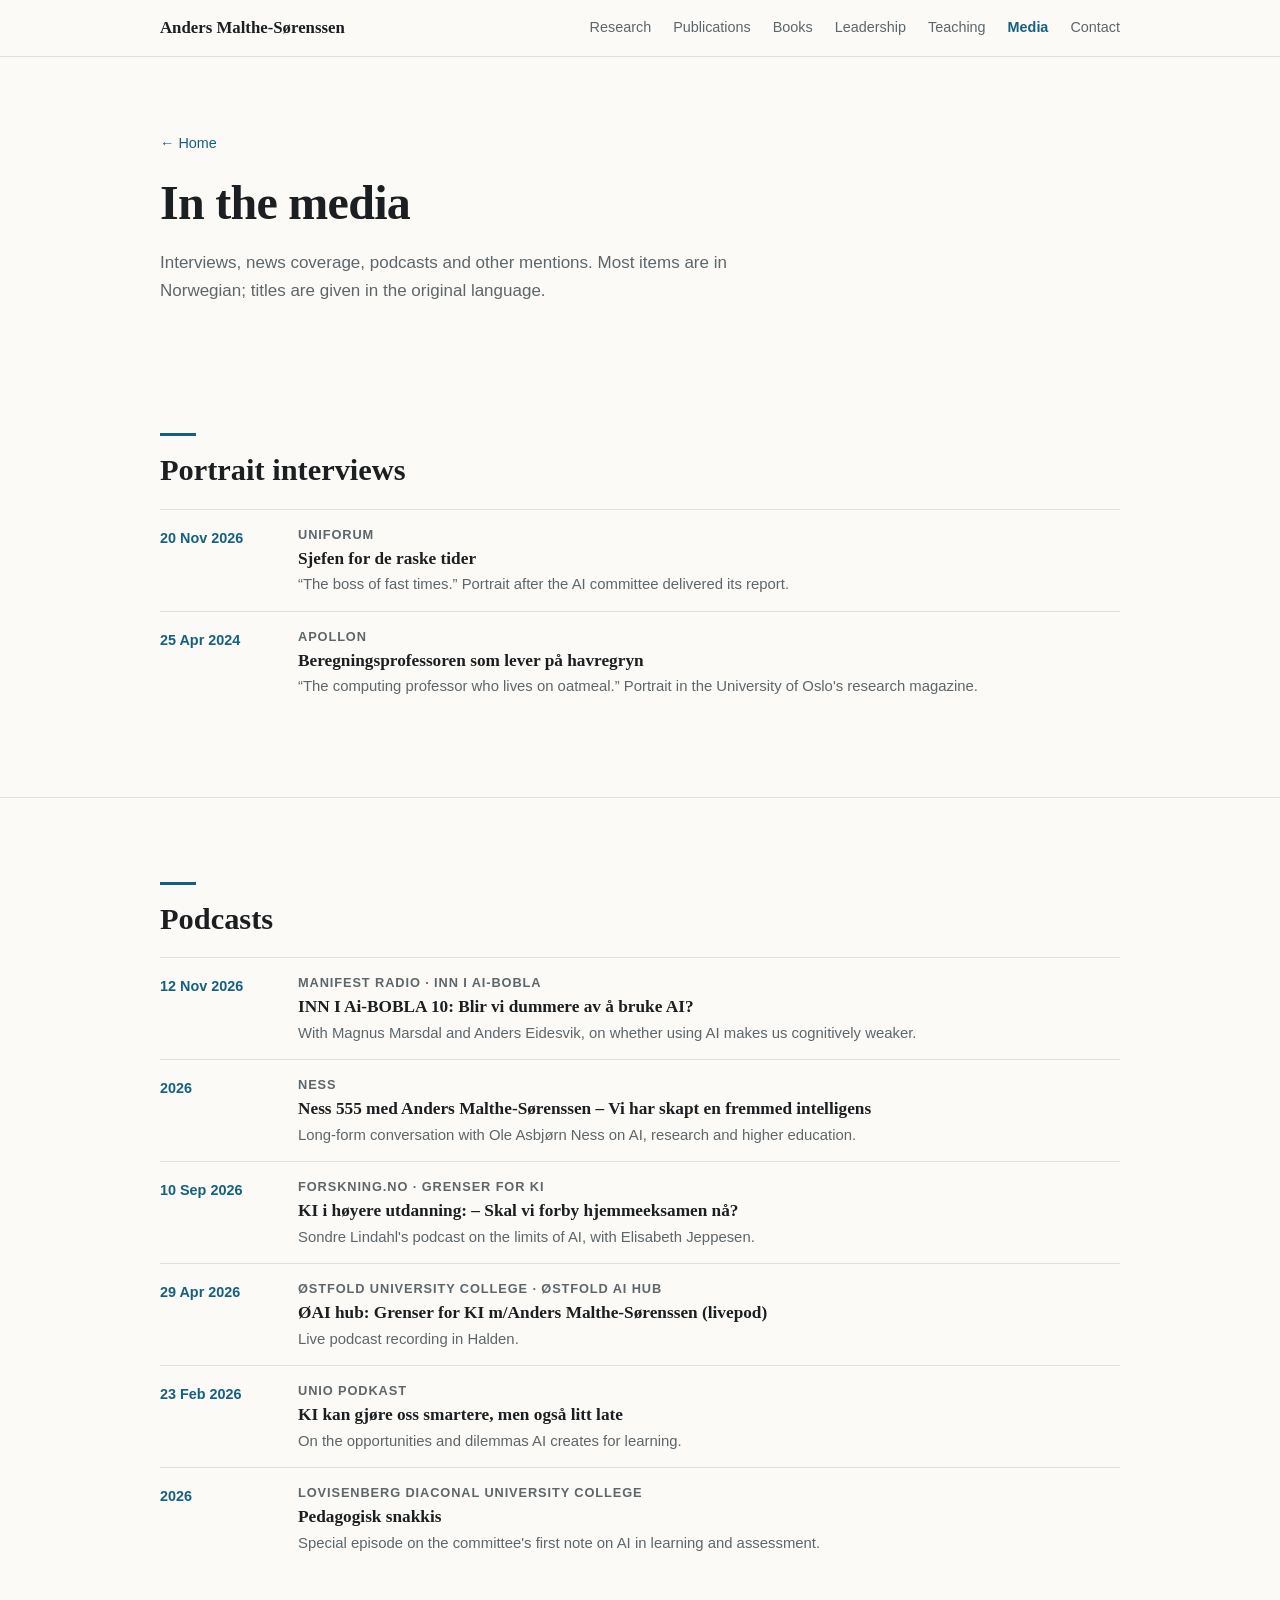
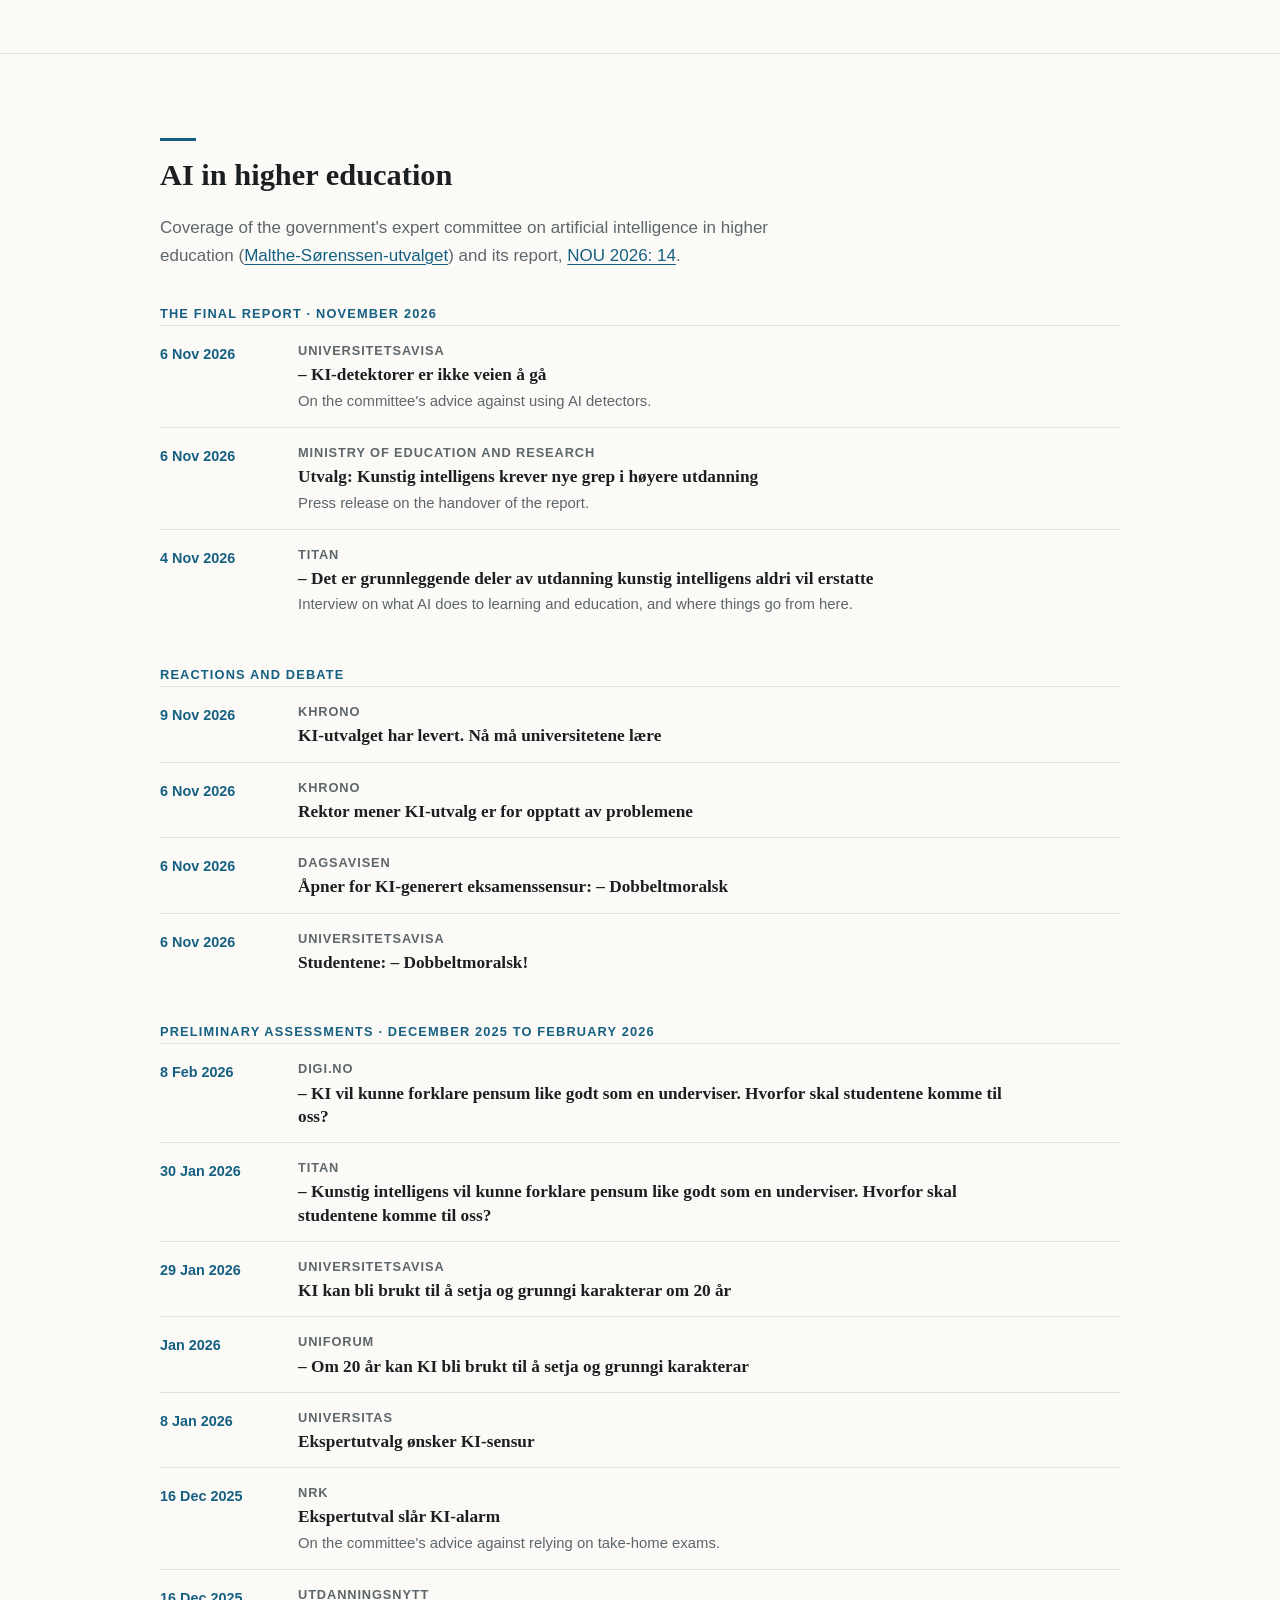
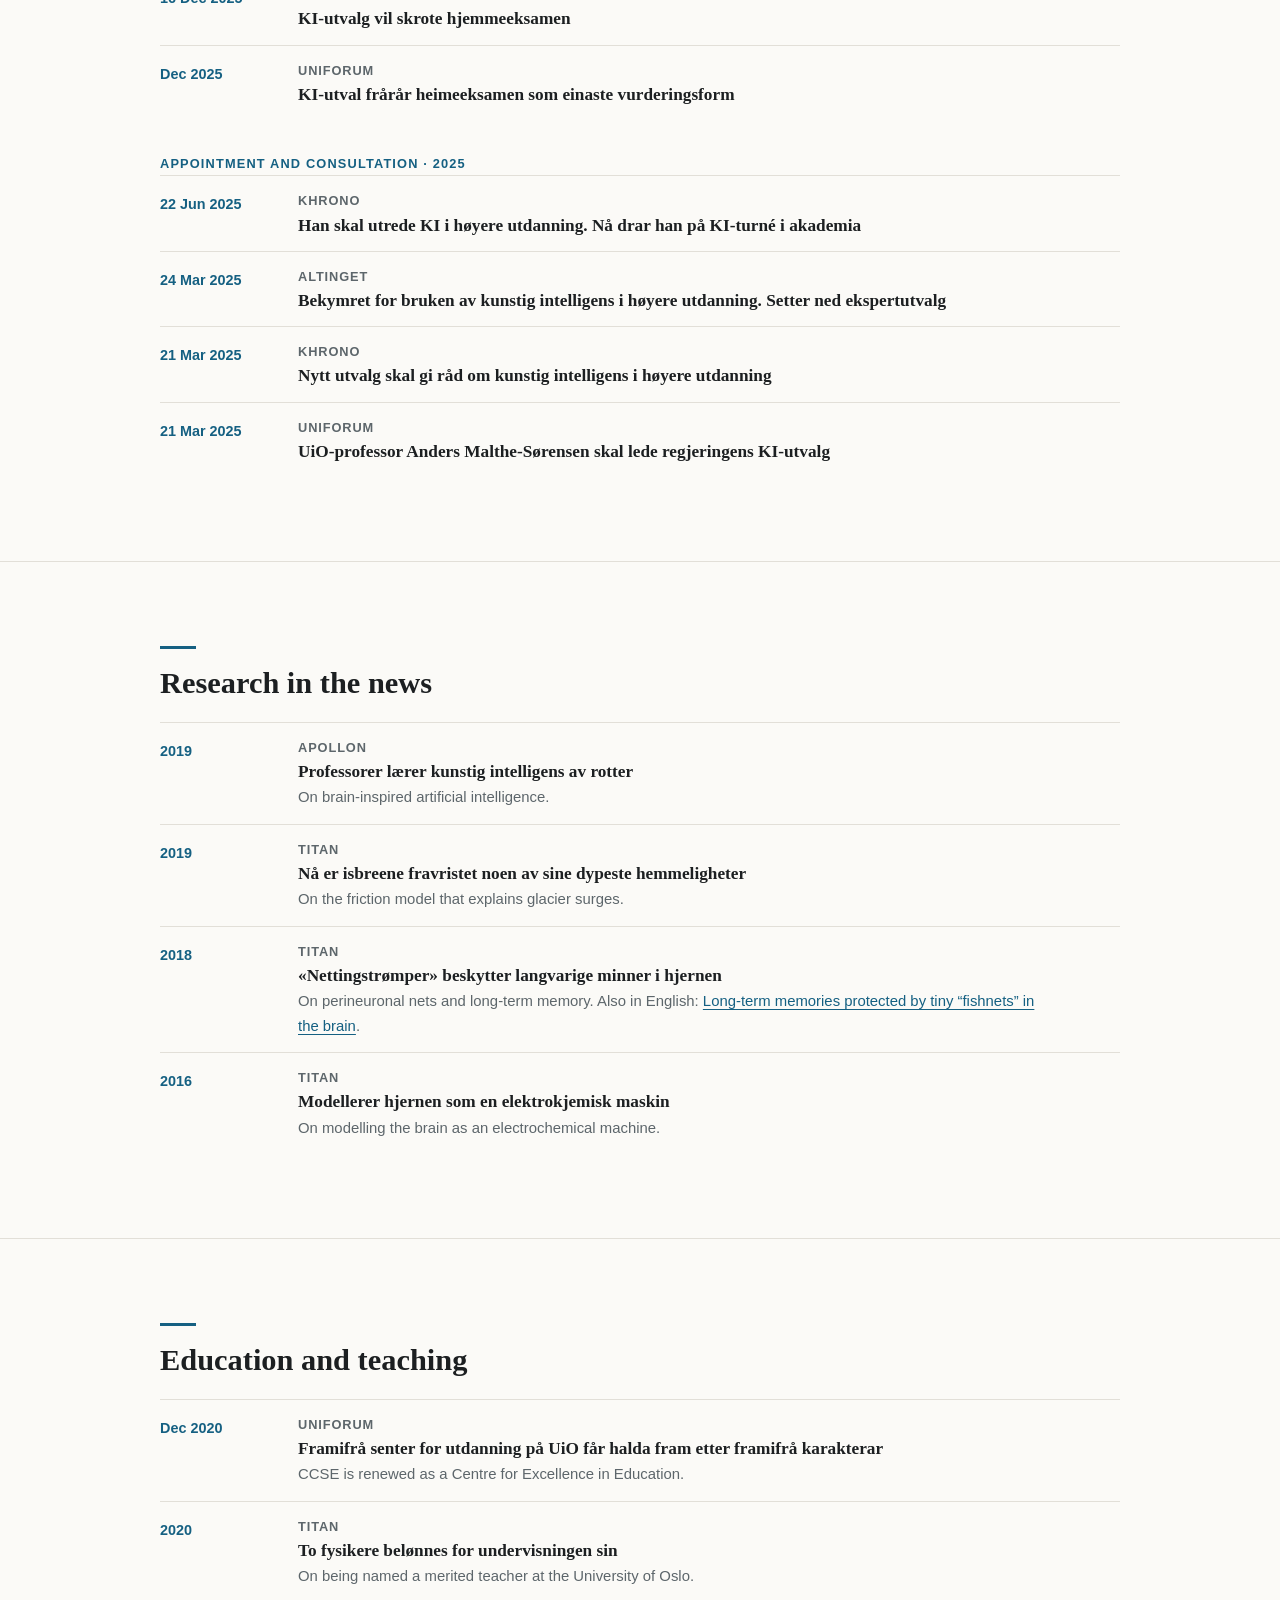
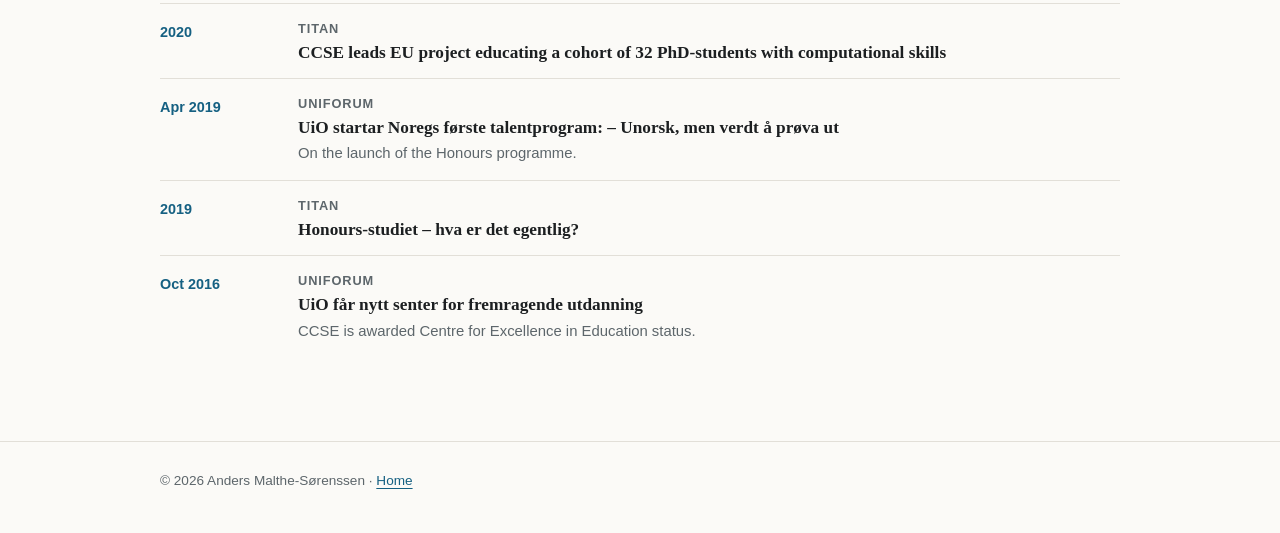
<file: media.html>
<!doctype html>
<html lang="en">
<head>
<meta charset="utf-8">
<meta name="viewport" content="width=device-width, initial-scale=1">
<title>Media — Anders Malthe-Sørenssen</title>
<meta name="description" content="Interviews, news coverage, podcasts and other media mentions of Anders Malthe-Sørenssen, professor of physics at the University of Oslo.">
<link rel="stylesheet" href="style.css">
</head>
<body>

<a class="skip" href="#main">Skip to content</a>

<header class="site-header">
  <div class="wrap bar">
    <a class="brand" href="index.html">Anders Malthe-Sørenssen</a>
    <nav aria-label="Sections">
      <a href="index.html#research">Research</a>
      <a href="index.html#publications">Publications</a>
      <a href="index.html#books">Books</a>
      <a href="index.html#leadership">Leadership</a>
      <a href="index.html#teaching">Teaching</a>
      <a href="media.html" aria-current="page">Media</a>
      <a href="index.html#contact">Contact</a>
    </nav>
  </div>
</header>

<main id="main">

<div class="wrap page-head">
  <a class="back" href="index.html">← Home</a>
  <h1>In the media</h1>
  <p>
    Interviews, news coverage, podcasts and other mentions. Most items are in Norwegian;
    titles are given in the original language.
  </p>
</div>

<!-- ───────────── Portraits ───────────── -->
<section id="portraits">
  <div class="wrap">
    <h2>Portrait interviews</h2>
    <ul class="mentions">
      <li>
        <time datetime="2026-11-20">20 Nov 2026</time>
        <div class="item">
          <span class="outlet">Uniforum</span>
          <a class="title" lang="no" href="https://www.uniforum.uio.no/nyheter/2026/11/sjefen-for-de-raske-tider.html">Sjefen for de raske tider</a>
          <span class="note">“The boss of fast times.” Portrait after the AI committee delivered its report.</span>
        </div>
      </li>
      <li>
        <time datetime="2024-04-25">25 Apr 2024</time>
        <div class="item">
          <span class="outlet">Apollon</span>
          <a class="title" lang="no" href="https://www.apollon.uio.no/portretter/2024/beregningsprofessoren.html">Beregningsprofessoren som lever på havregryn</a>
          <span class="note">“The computing professor who lives on oatmeal.” Portrait in the University of Oslo's research magazine.</span>
        </div>
      </li>
    </ul>
  </div>
</section>

<!-- ───────────── Podcasts ───────────── -->
<section id="podcasts">
  <div class="wrap">
    <h2>Podcasts</h2>
    <ul class="mentions">
      <li>
        <time datetime="2026-11-12">12 Nov 2026</time>
        <div class="item">
          <span class="outlet">Manifest Radio · INN I Ai-BOBLA</span>
          <a class="title" lang="no" href="https://podcasts.apple.com/no/podcast/inn-i-ai-bobla-10-blir-vi-dummere-av-%C3%A5-bruke-ai/id1821166799?i=1000801375198">INN I Ai-BOBLA 10: Blir vi dummere av å bruke AI?</a>
          <span class="note">With Magnus Marsdal and Anders Eidesvik, on whether using AI makes us cognitively weaker.</span>
        </div>
      </li>
      <li>
        <span class="when">2026</span>
        <div class="item">
          <span class="outlet">Ness</span>
          <a class="title" lang="no" href="https://www.podplay.com/no-no/podcasts/ness-1237291/episodes/ness-555-med-anders-malthe-sorenssen-vi-har-skapt-en-fremmed-intelligens-877681773">Ness 555 med Anders Malthe-Sørenssen – Vi har skapt en fremmed intelligens</a>
          <span class="note">Long-form conversation with Ole Asbjørn Ness on AI, research and higher education.</span>
        </div>
      </li>
      <li>
        <time datetime="2026-09-10">10 Sep 2026</time>
        <div class="item">
          <span class="outlet">forskning.no · Grenser for KI</span>
          <a class="title" lang="no" href="https://www.forskning.no/grenser-for-ki-kunstig-intelligens-podcast/ki-i-hoyere-utdanning-skal-vi-forby-hjemmeeksamen-na/2708159">KI i høyere utdanning: – Skal vi forby hjemmeeksamen nå?</a>
          <span class="note">Sondre Lindahl's podcast on the limits of AI, with Elisabeth Jeppesen.</span>
        </div>
      </li>
      <li>
        <time datetime="2026-04-29">29 Apr 2026</time>
        <div class="item">
          <span class="outlet">Østfold University College · Østfold AI Hub</span>
          <a class="title" lang="no" href="https://www.hiof.no/bibliotek/om-biblioteket/aktuelt/arrangementer/2026/oai-mote-livepod-grenser-for-ki.html">ØAI hub: Grenser for KI m/Anders Malthe-Sørenssen (livepod)</a>
          <span class="note">Live podcast recording in Halden.</span>
        </div>
      </li>
      <li>
        <time datetime="2026-02-23">23 Feb 2026</time>
        <div class="item">
          <span class="outlet">Unio Podkast</span>
          <a class="title" lang="no" href="https://www.unio.no/2026/02/23/ki-kan-gjore-oss-smartere-men-ogsa-litt-lat/">KI kan gjøre oss smartere, men også litt late</a>
          <span class="note">On the opportunities and dilemmas AI creates for learning.</span>
        </div>
      </li>
      <li>
        <span class="when">2026</span>
        <div class="item">
          <span class="outlet">Lovisenberg Diaconal University College</span>
          <a class="title" lang="no" href="https://ldh.no/om-ldh/podkast/pedagogisk-snakkis">Pedagogisk snakkis</a>
          <span class="note">Special episode on the committee's first note on AI in learning and assessment.</span>
        </div>
      </li>
    </ul>
  </div>
</section>

<!-- ───────────── AI committee ───────────── -->
<section id="ai-committee">
  <div class="wrap">
    <h2>AI in higher education</h2>
    <p class="section-intro">
      Coverage of the government's expert committee on artificial intelligence in higher
      education (<a href="https://malthesorenssenutvalget.no/" lang="no">Malthe-Sørenssen-utvalget</a>)
      and its report,
      <a href="https://www.regjeringen.no/no/dokumenter/nou-2026-14/id3191187/" lang="no">NOU 2026: 14</a>.
    </p>

    <h3 class="pub-group">The final report · November 2026</h3>
    <ul class="mentions">
      <li>
        <time datetime="2026-11-06">6 Nov 2026</time>
        <div class="item">
          <span class="outlet">Universitetsavisa</span>
          <a class="title" lang="no" href="https://www.universitetsavisa.no/anders-malthe-sorenssen-eileen-fugelsnes-eksamen/ki-detektorer-er-ikke-veien-a-ga/469560">– KI-detektorer er ikke veien å gå</a>
          <span class="note">On the committee's advice against using AI detectors.</span>
        </div>
      </li>
      <li>
        <time datetime="2026-11-06">6 Nov 2026</time>
        <div class="item">
          <span class="outlet">Ministry of Education and Research</span>
          <a class="title" lang="no" href="https://www.regjeringen.no/no/aktuelt/utvalg-kunstig-intelligens-krever-nye-grep-i-hoyere-utdanning/id3191851/">Utvalg: Kunstig intelligens krever nye grep i høyere utdanning</a>
          <span class="note">Press release on the handover of the report.</span>
        </div>
      </li>
      <li>
        <time datetime="2026-11-04">4 Nov 2026</time>
        <div class="item">
          <span class="outlet">Titan</span>
          <a class="title" lang="no" href="https://www.titan.uio.no/utdanning/2026/anders-malthe-sorenssen-nou-ki-utdanning.html">– Det er grunnleggende deler av utdanning kunstig intelligens aldri vil erstatte</a>
          <span class="note">Interview on what AI does to learning and education, and where things go from here.</span>
        </div>
      </li>
    </ul>

    <h3 class="pub-group">Reactions and debate</h3>
    <ul class="mentions">
      <li>
        <time datetime="2026-11-09">9 Nov 2026</time>
        <div class="item">
          <span class="outlet">Khrono</span>
          <a class="title" lang="no" href="https://www.khrono.no/ki-utvalget-har-levert-na-ma-universitetene-laere/1098904">KI-utvalget har levert. Nå må universitetene lære</a>
        </div>
      </li>
      <li>
        <time datetime="2026-11-06">6 Nov 2026</time>
        <div class="item">
          <span class="outlet">Khrono</span>
          <a class="title" lang="no" href="https://www.khrono.no/rektor-mener-ki-utvalg-er-for-opptatt-av-problemene/1098472">Rektor mener KI-utvalg er for opptatt av problemene</a>
        </div>
      </li>
      <li>
        <time datetime="2026-11-06">6 Nov 2026</time>
        <div class="item">
          <span class="outlet">Dagsavisen</span>
          <a class="title" lang="no" href="https://www.dagsavisen.no/nyheter/apner-for-ki-generert-eksamenssensur-dobbeltmoralsk/10622187">Åpner for KI-generert eksamenssensur: – Dobbeltmoralsk</a>
        </div>
      </li>
      <li>
        <time datetime="2026-11-06">6 Nov 2026</time>
        <div class="item">
          <span class="outlet">Universitetsavisa</span>
          <a class="title" lang="no" href="https://www.universitetsavisa.no/akademikerne-anders-malthe-sorenssen-eksamen/studentene-dobbeltmoralsk/469604">Studentene: – Dobbeltmoralsk!</a>
        </div>
      </li>
    </ul>

    <h3 class="pub-group">Preliminary assessments · December 2025 to February 2026</h3>
    <ul class="mentions">
      <li>
        <time datetime="2026-02-08">8 Feb 2026</time>
        <div class="item">
          <span class="outlet">Digi.no</span>
          <a class="title" lang="no" href="https://www.digi.no/artikler/ki-vil-kunne-forklare-pensum-like-godt-som-en-underviser-hvorfor-skal-studentene-komme-til-oss/567952">– KI vil kunne forklare pensum like godt som en underviser. Hvorfor skal studentene komme til oss?</a>
        </div>
      </li>
      <li>
        <time datetime="2026-01-30">30 Jan 2026</time>
        <div class="item">
          <span class="outlet">Titan</span>
          <a class="title" lang="no" href="https://www.titan.uio.no/utdanning/2026/-kunstig-intelligens-vil-kunne-forklare-pensum-og.html">– Kunstig intelligens vil kunne forklare pensum like godt som en underviser. Hvorfor skal studentene komme til oss?</a>
        </div>
      </li>
      <li>
        <time datetime="2026-01-29">29 Jan 2026</time>
        <div class="item">
          <span class="outlet">Universitetsavisa</span>
          <a class="title" lang="no" href="https://www.universitetsavisa.no/anders-malthe-sorenssen-ki-utvalget-kunstig-intelligens/ki-kan-bli-brukt-til-a-setja-og-grunngi-karakterar-om-20-ar/449956">KI kan bli brukt til å setja og grunngi karakterar om 20 år</a>
        </div>
      </li>
      <li>
        <time datetime="2026-01">Jan 2026</time>
        <div class="item">
          <span class="outlet">Uniforum</span>
          <a class="title" lang="no" href="https://www.uniforum.uio.no/nyheter/2026/01/om-20-ar-vil-ki-fastsetja-og-grunngi-karakterar.html">– Om 20 år kan KI bli brukt til å setja og grunngi karakterar</a>
        </div>
      </li>
      <li>
        <time datetime="2026-01-08">8 Jan 2026</time>
        <div class="item">
          <span class="outlet">Universitas</span>
          <a class="title" lang="no" href="https://www.universitas.no/anders-malthe-sorenssen-ekspertutvalg-hoyere-utdanning/anbefaler-faerre-hjemmeeksamener-og-flere-ki-sensorer-vi-har-ganske-darlig-tid/396146">Ekspertutvalg ønsker KI-sensur</a>
        </div>
      </li>
      <li>
        <time datetime="2025-12-16">16 Dec 2025</time>
        <div class="item">
          <span class="outlet">NRK</span>
          <a class="title" lang="no" href="https://www.nrk.no/norge/utval-frarar-bruk-av-heimeeksamen-pa-hogskular-og-universitet-_-nesten-umogleg-a-avslore-juks-1.17693103">Ekspertutval slår KI-alarm</a>
          <span class="note">On the committee's advice against relying on take-home exams.</span>
        </div>
      </li>
      <li>
        <time datetime="2025-12-16">16 Dec 2025</time>
        <div class="item">
          <span class="outlet">Utdanningsnytt</span>
          <a class="title" lang="no" href="https://www.utdanningsnytt.no/eksamen-hjemmeeksamen-innenriks/ki-utvalg-vil-skrote-hjemmeeksamen/465756">KI-utvalg vil skrote hjemmeeksamen</a>
        </div>
      </li>
      <li>
        <time datetime="2025-12">Dec 2025</time>
        <div class="item">
          <span class="outlet">Uniforum</span>
          <a class="title" lang="no" href="https://www.uniforum.uio.no/nyheter/2025/12/ki-utval-vil-skrinleggja-heimeeksamen.html">KI-utval frårår heimeeksamen som einaste vurderingsform</a>
        </div>
      </li>
    </ul>

    <h3 class="pub-group">Appointment and consultation · 2025</h3>
    <ul class="mentions">
      <li>
        <time datetime="2025-06-22">22 Jun 2025</time>
        <div class="item">
          <span class="outlet">Khrono</span>
          <a class="title" lang="no" href="https://www.khrono.no/han-skal-utrede-ki-i-hoyere-utdanning-na-drar-han-pa-ki-turne-i-akademia/978818">Han skal utrede KI i høyere utdanning. Nå drar han på KI-turné i akademia</a>
        </div>
      </li>
      <li>
        <time datetime="2025-03-24">24 Mar 2025</time>
        <div class="item">
          <span class="outlet">Altinget</span>
          <a class="title" lang="no" href="https://www.altinget.no/artikkel/bekymret-for-bruken-av-kunstig-intelligens-i-hoeyere-utdanning-setter-ned-ekspertutvalg">Bekymret for bruken av kunstig intelligens i høyere utdanning. Setter ned ekspertutvalg</a>
        </div>
      </li>
      <li>
        <time datetime="2025-03-21">21 Mar 2025</time>
        <div class="item">
          <span class="outlet">Khrono</span>
          <a class="title" lang="no" href="https://www.khrono.no/nytt-utvalg-skal-gi-rad-om-kunstig-intelligens-i-hoyere-utdanning/954045">Nytt utvalg skal gi råd om kunstig intelligens i høyere utdanning</a>
        </div>
      </li>
      <li>
        <time datetime="2025-03-21">21 Mar 2025</time>
        <div class="item">
          <span class="outlet">Uniforum</span>
          <a class="title" lang="no" href="https://www.uniforum.uio.no/nyheter/2025/03/uio-professor-skal-lede-regjeringens-ki-utvalg.html">UiO-professor Anders Malthe-Sørensen skal lede regjeringens KI-utvalg</a>
        </div>
      </li>
    </ul>
  </div>
</section>

<!-- ───────────── Research ───────────── -->
<section id="research-news">
  <div class="wrap">
    <h2>Research in the news</h2>
    <ul class="mentions">
      <li>
        <span class="when">2019</span>
        <div class="item">
          <span class="outlet">Apollon</span>
          <a class="title" lang="no" href="https://apollon.uio.no/artikler/2019/4_ai_hjernen.html">Professorer lærer kunstig intelligens av rotter</a>
          <span class="note">On brain-inspired artificial intelligence.</span>
        </div>
      </li>
      <li>
        <span class="when">2019</span>
        <div class="item">
          <span class="outlet">Titan</span>
          <a class="title" lang="no" href="https://www.titan.uio.no/energi-og-miljo/2019/na-er-isbreene-fravristet-noen-av-sine-dypeste-hemmeligheter.html">Nå er isbreene fravristet noen av sine dypeste hemmeligheter</a>
          <span class="note">On the friction model that explains glacier surges.</span>
        </div>
      </li>
      <li>
        <span class="when">2018</span>
        <div class="item">
          <span class="outlet">Titan</span>
          <a class="title" lang="no" href="https://www.titan.uio.no/naturvitenskap/2018/de-fant-nettingstrompene-som-beskytter-langvarige-minner-i-hjernen.html">«Nettingstrømper» beskytter langvarige minner i hjernen</a>
          <span class="note">
            On perineuronal nets and long-term memory. Also in English:
            <a href="https://www.titan.uio.no/english/2018/long-term-memories-protected-tiny-fishnets-brain.html">Long-term memories protected by tiny “fishnets” in the brain</a>.
          </span>
        </div>
      </li>
      <li>
        <span class="when">2016</span>
        <div class="item">
          <span class="outlet">Titan</span>
          <a class="title" lang="no" href="https://www.titan.uio.no/innovasjon/2016/modellerer-hjernen-som-en-elektrokjemisk-maskin.html">Modellerer hjernen som en elektrokjemisk maskin</a>
          <span class="note">On modelling the brain as an electrochemical machine.</span>
        </div>
      </li>
    </ul>
  </div>
</section>

<!-- ───────────── Education ───────────── -->
<section id="education-news">
  <div class="wrap">
    <h2>Education and teaching</h2>
    <ul class="mentions">
      <li>
        <time datetime="2020-12">Dec 2020</time>
        <div class="item">
          <span class="outlet">Uniforum</span>
          <a class="title" lang="no" href="https://www.uniforum.uio.no/nyheter/2020/12/framifra-senter-for-utdanning-pa-uio-far-halda-fra.html">Framifrå senter for utdanning på UiO får halda fram etter framifrå karakterar</a>
          <span class="note">CCSE is renewed as a Centre for Excellence in Education.</span>
        </div>
      </li>
      <li>
        <span class="when">2020</span>
        <div class="item">
          <span class="outlet">Titan</span>
          <a class="title" lang="no" href="https://www.titan.uio.no/utdanning/2020/to-fysikere-belonnes-for%20undervisningen-sin.html">To fysikere belønnes for undervisningen sin</a>
          <span class="note">On being named a merited teacher at the University of Oslo.</span>
        </div>
      </li>
      <li>
        <span class="when">2020</span>
        <div class="item">
          <span class="outlet">Titan</span>
          <a class="title" href="https://www.titan.uio.no/andre-temaer/2020/ccse-leads-eu-project-educating-cohort-32-phd-students-computational-skills.html">CCSE leads EU project educating a cohort of 32 PhD-students with computational skills</a>
        </div>
      </li>
      <li>
        <time datetime="2019-04">Apr 2019</time>
        <div class="item">
          <span class="outlet">Uniforum</span>
          <a class="title" lang="no" href="https://www.uniforum.uio.no/nyheter/2019/04/--unorsk-men-verdt-a-prova-ut.html">UiO startar Noregs første talentprogram: – Unorsk, men verdt å prøva ut</a>
          <span class="note">On the launch of the Honours programme.</span>
        </div>
      </li>
      <li>
        <span class="when">2019</span>
        <div class="item">
          <span class="outlet">Titan</span>
          <a class="title" lang="no" href="https://titan.uio.no/utdanning/2019/honours-studiet-hva-er-det-egentlig">Honours-studiet – hva er det egentlig?</a>
        </div>
      </li>
      <li>
        <time datetime="2016-10">Oct 2016</time>
        <div class="item">
          <span class="outlet">Uniforum</span>
          <a class="title" lang="no" href="https://www.uniforum.uio.no/nyheter/2016/10/uio-far-nytt-senter-for-fremragende-utdanning.html">UiO får nytt senter for fremragende utdanning</a>
          <span class="note">CCSE is awarded Centre for Excellence in Education status.</span>
        </div>
      </li>
    </ul>
  </div>
</section>

</main>

<footer class="site-footer">
  <div class="wrap">
    <p>© 2026 Anders Malthe-Sørenssen · <a href="index.html">Home</a></p>
  </div>
</footer>

</body>
</html>
</file>
<file: style.css>
/* Anders Malthe-Sørenssen — personal homepage
   Plain CSS, no build step. Colours are tokens on :root; dark mode follows the system. */

:root {
  --bg: #fbfaf7;
  --surface: #ffffff;
  --text: #1c1f21;
  --muted: #5d666b;
  --rule: #e2dfd8;
  --accent: #156082;
  --accent-strong: #0e4a66;
  --accent-soft: #e6f0f4;

  --serif: "Iowan Old Style", "Palatino Linotype", Palatino, "Book Antiqua", Georgia, serif;
  --sans: -apple-system, BlinkMacSystemFont, "Segoe UI", Roboto, "Helvetica Neue", Arial, sans-serif;

  --measure: 68ch;
  --gutter: clamp(16px, 4vw, 40px);
}

@media (prefers-color-scheme: dark) {
  :root {
    --bg: #101315;
    --surface: #171b1e;
    --text: #e8e6e1;
    --muted: #9aa4a9;
    --rule: #2a3035;
    --accent: #5fb4d6;
    --accent-strong: #8ccbe5;
    --accent-soft: #15272f;
  }
}

*, *::before, *::after { box-sizing: border-box; }

html { scroll-behavior: smooth; scroll-padding-top: 72px; -webkit-text-size-adjust: 100%; }
@media (prefers-reduced-motion: reduce) { html { scroll-behavior: auto; } }

body {
  margin: 0;
  background: var(--bg);
  color: var(--text);
  font: 17px/1.65 var(--sans);
  text-rendering: optimizeLegibility;
}

a { color: var(--accent); text-decoration-thickness: 1px; text-underline-offset: 3px; }
a:hover { color: var(--accent-strong); }
a:focus-visible { outline: 2px solid var(--accent); outline-offset: 2px; border-radius: 2px; }

.wrap { max-width: 1040px; margin: 0 auto; padding: 0 var(--gutter); }

.skip { position: absolute; left: -9999px; }
.skip:focus { left: var(--gutter); top: 8px; z-index: 20; background: var(--surface); padding: 8px 12px; }

/* ── Header ── */
.site-header {
  position: sticky; top: 0; z-index: 10;
  background: color-mix(in srgb, var(--bg) 88%, transparent);
  backdrop-filter: saturate(1.4) blur(10px);
  -webkit-backdrop-filter: saturate(1.4) blur(10px);
  border-bottom: 1px solid var(--rule);
}
.bar { display: flex; align-items: center; justify-content: space-between; gap: 24px; min-height: 56px; }
.brand { font-family: var(--serif); font-size: 1.05rem; font-weight: 600; color: var(--text); text-decoration: none; white-space: nowrap; }
.site-header nav { display: flex; gap: 22px; overflow-x: auto; scrollbar-width: none; }
.site-header nav::-webkit-scrollbar { display: none; }
.site-header nav a { color: var(--muted); text-decoration: none; font-size: 0.9rem; white-space: nowrap; padding: 6px 0; }
.site-header nav a:hover { color: var(--accent); }

/* ── Sections ── */
section { padding: clamp(48px, 7vw, 84px) 0; border-bottom: 1px solid var(--rule); }
section:last-of-type { border-bottom: 0; }

h1, h2, h3 { font-family: var(--serif); font-weight: 600; line-height: 1.2; text-wrap: balance; margin: 0; }
h1 { font-size: clamp(2.3rem, 6vw, 3.6rem); letter-spacing: -0.015em; }
h2 { font-size: clamp(1.5rem, 3vw, 1.9rem); margin-bottom: 20px; }
h2::before {
  content: ""; display: block; width: 36px; height: 3px; background: var(--accent); margin-bottom: 16px;
}
h3 { font-size: 1.15rem; }
p { margin: 0 0 1em; max-width: var(--measure); text-wrap: pretty; }
.section-intro { color: var(--muted); margin-bottom: 32px; }

/* ── Hero ── */
.hero { padding-top: clamp(40px, 7vw, 88px); }
.hero-grid { display: grid; grid-template-columns: minmax(0, 1fr) 280px; gap: clamp(28px, 5vw, 64px); align-items: start; }
.eyebrow { font-size: 0.8rem; letter-spacing: 0.09em; text-transform: uppercase; color: var(--accent); font-weight: 600; margin-bottom: 14px; }
.lede { font-family: var(--serif); font-size: clamp(1.15rem, 2.2vw, 1.35rem); line-height: 1.5; margin-top: 22px; }

.links { list-style: none; padding: 0; margin: 28px 0 0; display: flex; flex-wrap: wrap; gap: 10px; }
.links a {
  display: inline-block; padding: 8px 16px; border: 1px solid var(--rule); border-radius: 999px;
  background: var(--surface); color: var(--text); text-decoration: none; font-size: 0.92rem; font-weight: 500;
}
.links a:hover { border-color: var(--accent); color: var(--accent); }
.links li:first-child a { background: var(--accent); border-color: var(--accent); color: #fff; }
.links li:first-child a:hover { background: var(--accent-strong); border-color: var(--accent-strong); color: #fff; }
@media (prefers-color-scheme: dark) {
  .links li:first-child a, .links li:first-child a:hover { color: #0b1114; }
}

.portrait {
  margin: 0; position: relative; aspect-ratio: 4 / 5; border-radius: 6px; overflow: hidden;
  background: var(--accent-soft); border: 1px solid var(--rule);
}
.portrait img { width: 100%; height: 100%; object-fit: cover; display: block; }
.portrait .initials {
  display: none; position: absolute; inset: 0; align-items: center; justify-content: center;
  font-family: var(--serif); font-size: 3rem; color: var(--accent); letter-spacing: 0.04em;
}
.portrait.no-photo img { display: none; }
.portrait.no-photo .initials { display: flex; }

/* ── Research themes ── */
.themes { display: grid; grid-template-columns: repeat(2, minmax(0, 1fr)); gap: 0 clamp(28px, 5vw, 64px); }
.themes article { padding: 22px 0; border-top: 1px solid var(--rule); }
.themes h3 { margin-bottom: 8px; }
.themes p { color: var(--muted); margin: 0; font-size: 0.98rem; }

/* ── Publications ── */
.pub-group {
  font-family: var(--sans); font-size: 0.8rem; font-weight: 600; letter-spacing: 0.09em;
  text-transform: uppercase; color: var(--accent); margin: 36px 0 4px;
}
.pubs { list-style: none; margin: 0; padding: 0; }
.pubs li { padding: 16px 0; border-bottom: 1px solid var(--rule); display: grid; gap: 2px; max-width: 80ch; }
.pubs .title { font-family: var(--serif); font-size: 1.08rem; line-height: 1.35; font-weight: 600; color: var(--text); text-decoration: none; order: -1; }
.pubs .title:hover { color: var(--accent); text-decoration: underline; }
.pubs .authors { font-size: 0.92rem; color: var(--muted); }
.pubs .authors b { color: var(--text); font-weight: 600; }
.pubs .venue { font-size: 0.92rem; color: var(--muted); }

/* ── Books ── */
.books { display: grid; grid-template-columns: repeat(auto-fit, minmax(290px, 1fr)); gap: 20px; }
.books article {
  background: var(--surface); border: 1px solid var(--rule); border-left: 3px solid var(--accent);
  border-radius: 4px; padding: 24px 26px;
}
.book-meta { font-size: 0.8rem; color: var(--muted); letter-spacing: 0.02em; margin-bottom: 8px; }
.books h3 { font-size: 1.3rem; margin-bottom: 10px; }
.books h3 a { color: var(--text); text-decoration: none; }
.books h3 a:hover { color: var(--accent); text-decoration: underline; }
.books article { display: flex; flex-direction: column; }
.books article > p:not(.book-meta):not(.card-links) { color: var(--muted); font-size: 0.98rem; }
.books article > p:last-child { margin-bottom: 0; }
.card-links { margin-top: auto; padding-top: 6px; display: flex; flex-wrap: wrap; gap: 6px 18px; font-size: 0.92rem; font-weight: 600; }
.card-links a { text-decoration: none; }
.card-links a:hover { text-decoration: underline; }
.plain .sub { display: block; font-size: 0.9rem; color: var(--muted); margin-top: 2px; }
.plain .sub a { font-weight: 500; margin-right: 0; }

.more { margin: 24px 0 0; font-weight: 600; }
.more a { text-decoration: none; }
.more a:hover { text-decoration: underline; }

/* ── Media page ── */
.page-head { padding-top: clamp(40px, 6vw, 72px); padding-bottom: clamp(28px, 4vw, 44px); }
.page-head h1 { font-size: clamp(2rem, 5vw, 3rem); }
.page-head p { color: var(--muted); margin: 18px 0 0; }
.back { display: inline-block; margin-bottom: 18px; font-size: 0.9rem; text-decoration: none; }
.back:hover { text-decoration: underline; }
.site-header nav a[aria-current="page"] { color: var(--accent); font-weight: 600; }

.mentions { list-style: none; margin: 0; padding: 0; }
.mentions li { display: grid; grid-template-columns: 118px minmax(0, 1fr); gap: 20px; padding: 14px 0; border-top: 1px solid var(--rule); }
.mentions time, .mentions .when { color: var(--accent); font-weight: 600; font-size: 0.9rem; font-variant-numeric: tabular-nums; padding-top: 3px; white-space: nowrap; }
.mentions .item { display: grid; gap: 2px; max-width: 78ch; }
.mentions .title { font-family: var(--serif); font-size: 1.08rem; line-height: 1.35; font-weight: 600; color: var(--text); text-decoration: none; }
.mentions .title:hover { color: var(--accent); text-decoration: underline; }
.mentions .outlet { font-size: 0.8rem; letter-spacing: 0.07em; text-transform: uppercase; color: var(--muted); font-weight: 600; }
.mentions .note { font-size: 0.93rem; color: var(--muted); }

/* ── Book and exam pages ── */
.page-head .eyebrow { margin: 0 0 14px; }
.page-head .subtitle { font-family: var(--serif); font-size: clamp(1.1rem, 2.2vw, 1.3rem); color: var(--muted); margin: 12px 0 0; }
.page-head .links { margin-top: 26px; }
section .links { margin: 20px 0 0; }
.fine { font-size: 0.92rem; color: var(--muted); margin: 22px 0 0; }

.pills { display: flex; flex-wrap: wrap; gap: 6px; }
.pill {
  display: inline-block; padding: 3px 12px; border: 1px solid var(--rule); border-radius: 999px;
  background: var(--surface); font-size: 0.86rem; font-weight: 500; text-decoration: none; white-space: nowrap;
}
.pill:hover { border-color: var(--accent); }
.week-topic { font-family: var(--serif); font-size: 1.08rem; font-weight: 600; line-height: 1.35; }
.week-topic .note { font-family: var(--sans); font-weight: 400; }
.weeks .item, .exam-row { display: flex; flex-wrap: wrap; align-items: center; justify-content: space-between; gap: 8px 20px; max-width: none; }
.exams .item { display: grid; gap: 12px; max-width: none; }
.books + .pub-group { margin-top: 44px; }
.books.pairs { grid-template-columns: repeat(auto-fit, minmax(340px, 1fr)); }
@media (max-width: 760px) { .books.pairs { grid-template-columns: 1fr; } }

.filelist { list-style: none; margin: 24px 0 0; padding: 0; columns: 4 170px; column-gap: 28px; font-family: ui-monospace, SFMono-Regular, Menlo, Consolas, monospace; font-size: 0.86rem; }
.filelist li { padding: 4px 0; break-inside: avoid; }
.filelist a { text-decoration: none; }
.filelist a:hover { text-decoration: underline; }

/* ── Timeline ── */
.timeline { margin: 0; }
.timeline > div { display: grid; grid-template-columns: 130px minmax(0, 1fr); gap: 24px; padding: 18px 0; border-top: 1px solid var(--rule); }
.timeline dt { font-variant-numeric: tabular-nums; color: var(--accent); font-weight: 600; font-size: 0.95rem; padding-top: 2px; }
.timeline dd { margin: 0; max-width: var(--measure); color: var(--muted); }
.timeline dd b { color: var(--text); display: block; font-weight: 600; margin-bottom: 2px; }

/* ── Two-column blocks ── */
.two-col { display: grid; grid-template-columns: repeat(2, minmax(0, 1fr)); gap: clamp(32px, 6vw, 72px); }
.plain { list-style: none; padding: 0; margin: 0; }
.plain li { padding: 10px 0; border-top: 1px solid var(--rule); }
.plain a { font-variant-numeric: tabular-nums; font-weight: 600; margin-right: 8px; text-decoration: none; }
.plain a:hover { text-decoration: underline; }

.awards { list-style: none; padding: 0; margin: 0; }
.awards li { display: grid; grid-template-columns: 56px minmax(0, 1fr); gap: 12px; padding: 10px 0; border-top: 1px solid var(--rule); }
.awards span { color: var(--accent); font-weight: 600; font-variant-numeric: tabular-nums; }

address { font-style: normal; color: var(--muted); align-self: end; }

/* ── Footer ── */
.site-footer { padding: 28px 0 40px; border-top: 1px solid var(--rule); }
.site-footer p { margin: 0; font-size: 0.85rem; color: var(--muted); }
.site-footer .credit { margin-top: 6px; }

/* ── Small screens ── */
@media (max-width: 760px) {
  body { font-size: 16px; }
  .brand { display: none; }
  .hero-grid { grid-template-columns: 1fr; }
  .portrait { width: 160px; order: -1; }
  .themes, .two-col { grid-template-columns: 1fr; }
  .timeline > div { grid-template-columns: 1fr; gap: 4px; }
  .mentions li { grid-template-columns: 1fr; gap: 2px; }
  address { align-self: start; }
}

@media print {
  .site-header { display: none; }
  section { padding: 20px 0; }
  a { color: inherit; }
}
</file>
